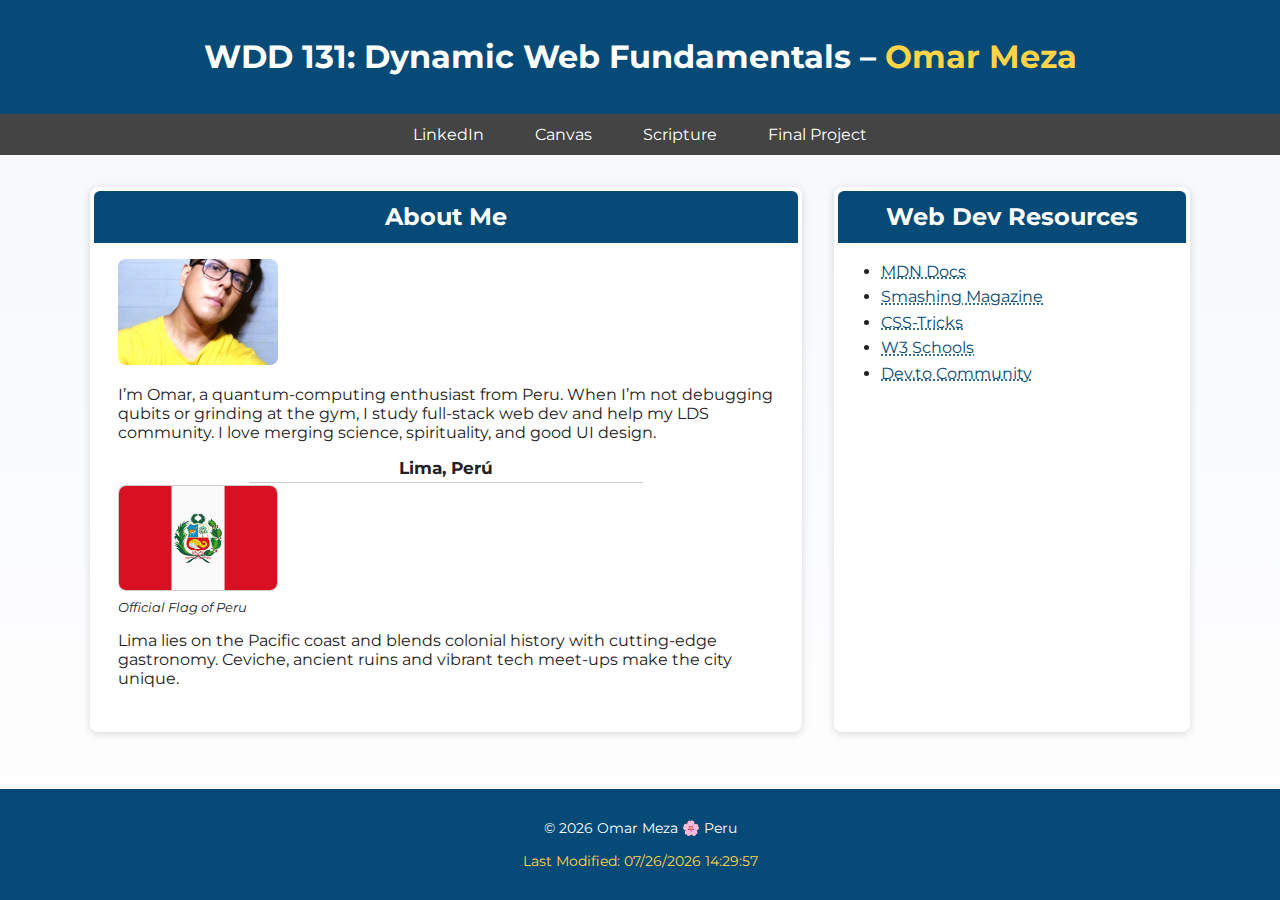
<file: index.html>
<!doctype html>
<html lang="en">
<head>
  <meta charset="utf-8">
  <meta name="viewport" content="width=device-width, initial-scale=1">
  <title>WDD 131 – Dynamic Web Fundamentals – Omar Meza</title>

  <meta name="description" content="WDD 131 – Dynamic Web Fundamentals | Home page of Omar Meza – web development, BYU‑Pathway Worldwide assignments, portfolio">
  <meta name="author" content="Omar Meza">

  <!-- Google Font -->
  <link href="https://fonts.googleapis.com/css2?family=Montserrat:wght@400;700&display=swap" rel="stylesheet">

  <link rel="stylesheet" href="styles/base.css">
  <script src="scripts/getdates.js" defer></script>
</head>
<body>
  <!-- Azul oscuro -->
  <header>
    <h1>WDD 131: Dynamic Web Fundamentals – <span class="highlight">Omar Meza</span></h1>
  </header>

  <!-- Barra gris -->
  <nav class="topnav">
    <a href="https://www.linkedin.com/in/YOUR-LINKEDIN" target="_blank">LinkedIn</a>
    <a href="https://byupw.instructure.com/"            target="_blank">Canvas</a>
    <a href="https://www.churchofjesuschrist.org/study/scriptures/bofm/1-ne/3?lang=eng#p7" target="_blank">Scripture</a>
    <a href="final-project/" target="_blank">Final&nbsp;Project</a>
  </nav>

  <main>
    <!-- Izquierda (70 %) -->
    <section class="card about">
      <h2>About&nbsp;Me</h2>

       <img src="images/profile.webp" alt="Portrait of Omar Meza" loading="lazy" decoding="async">

      <p>
        I’m Omar, a quantum‑computing enthusiast from Peru. When I’m not debugging
        qubits or grinding at the gym, I study full‑stack web dev and help my LDS
        community. I love merging science, spirituality, and good UI design.
      </p>

      <h3 class="subhead">Lima, Perú</h3>

      <figure class="flag">
        <img src="images/flag.webp" alt="Official flag of Peru" loading="lazy" decoding="async">
        <figcaption>Official Flag of Peru</figcaption>
      </figure>

      <p>
        Lima lies on the Pacific coast and blends colonial history with
        cutting‑edge gastronomy. Ceviche, ancient ruins and vibrant tech meet‑ups
        make the city unique.
      </p>
    </section>

    <!-- Derecha (30 %) -->
    <aside class="resources card">
      <h2>Web Dev Resources</h2>
      <ul>
        <li><a href="https://developer.mozilla.org">MDN Docs</a></li>
        <li><a href="https://smashingmagazine.com">Smashing Magazine</a></li>
        <li><a href="https://css-tricks.com">CSS‑Tricks</a></li>
        <li><a href="https://w3schools.com">W3 Schools</a></li>
        <li><a href="https://dev.to">Dev.to Community</a></li>
      </ul>
    </aside>
  </main>

  <footer>
    <p>&copy; <span id="currentyear"></span> Omar Meza 🌸 Peru</p>
    <p id="lastModified" class="mod-date"></p>
  </footer>
</body>
</html>
</file>
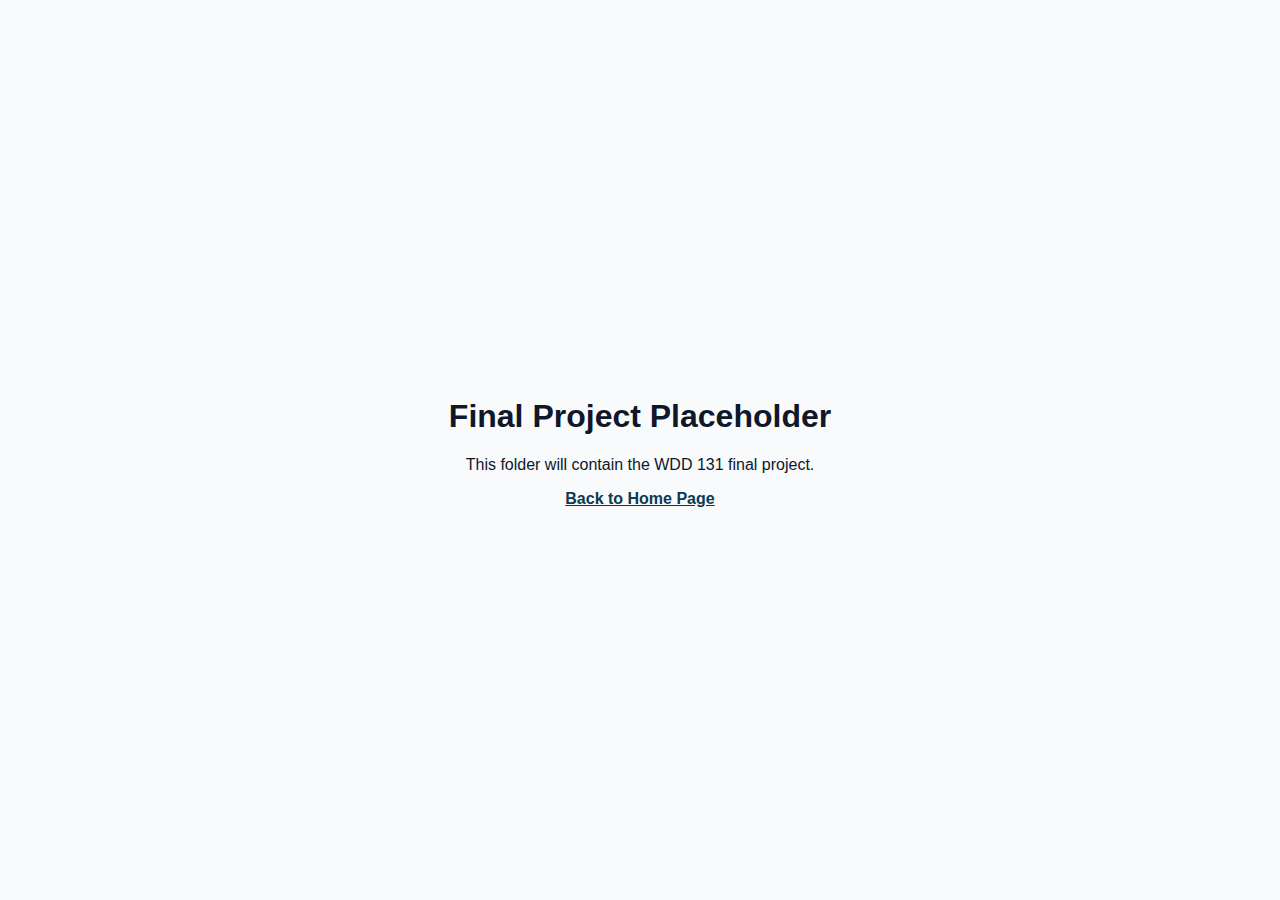
<file: final-project/index.html>
<!doctype html>
<html lang="en-US">
<head>
  <meta charset="utf-8">
  <meta name="viewport" content="width=device-width, initial-scale=1">
  <title>Final Project Placeholder</title>
  <meta name="description" content="Placeholder page for the WDD 131 final project folder.">
  <meta name="author" content="Omar Lizandro">
  <style>
    body {
      margin: 0;
      min-height: 100vh;
      display: grid;
      place-items: center;
      font-family: Arial, sans-serif;
      background: #f8fafc;
      color: #0f172a;
    }

    main {
      text-align: center;
      padding: 2rem;
    }

    a {
      color: #0b3a53;
      font-weight: 700;
    }
  </style>
</head>
<body>
  <main>
    <h1>Final Project Placeholder</h1>
    <p>This folder will contain the WDD 131 final project.</p>
    <p><a href="../">Back to Home Page</a></p>
  </main>
</body>
</html>
</file>
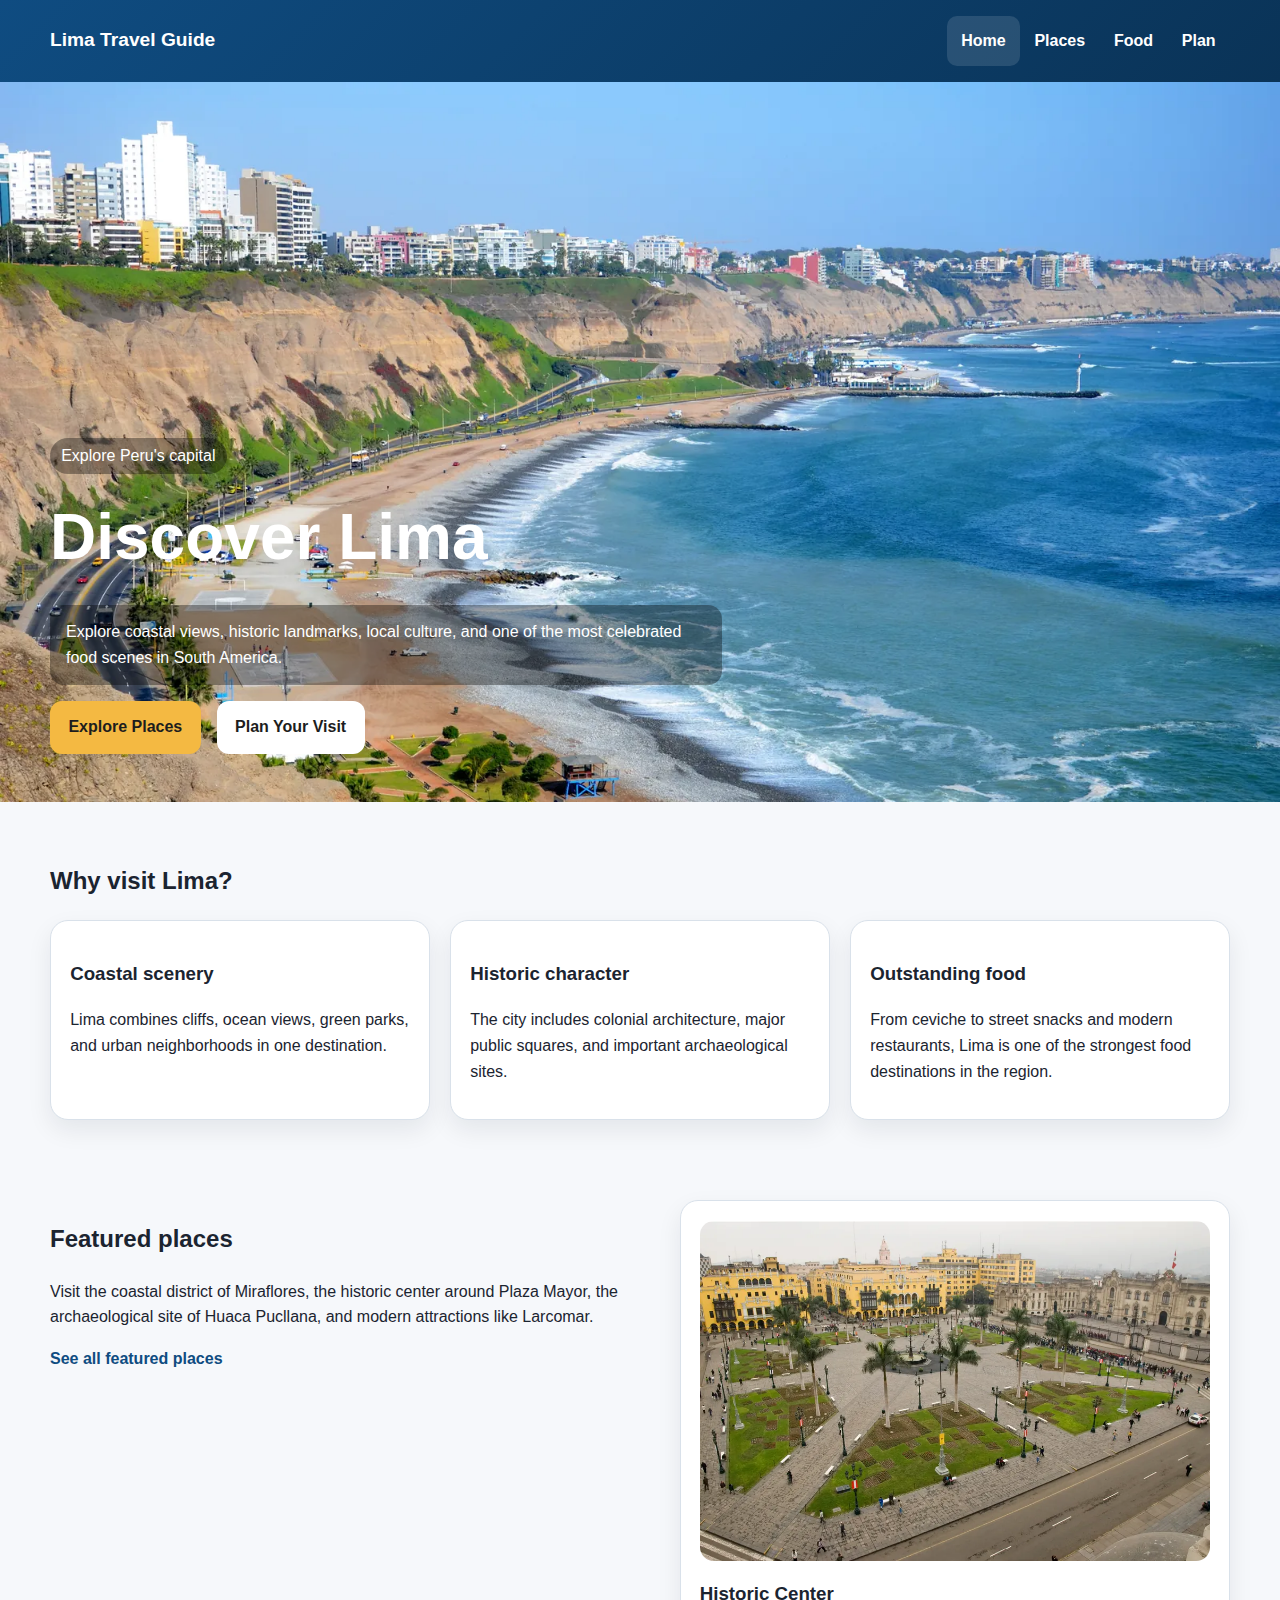
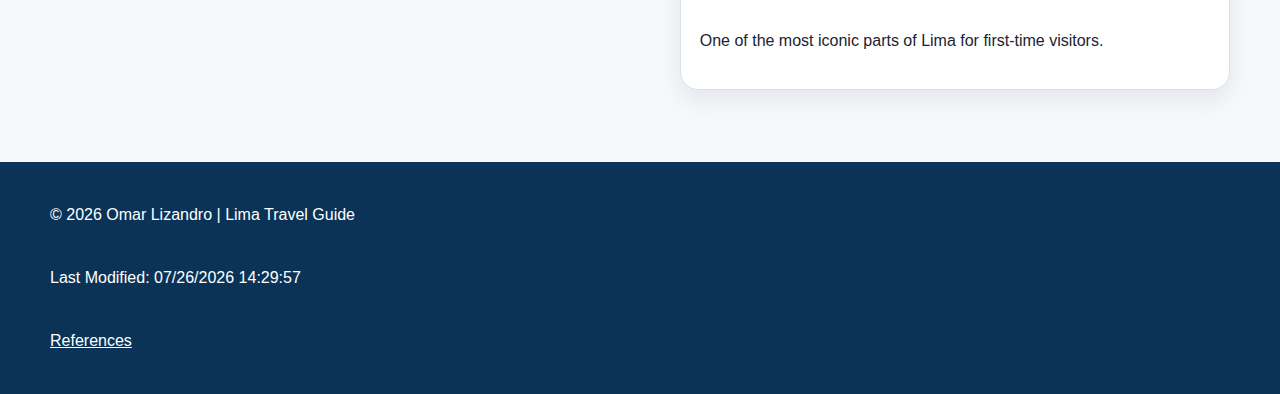
<file: project/index.html>
<!doctype html>
<html lang="en-US">
<head>
  <meta charset="utf-8">
  <meta name="viewport" content="width=device-width, initial-scale=1">
  <title>Lima Travel Guide | Home</title>
  <meta name="description" content="Lima Travel Guide helps visitors explore places, food, and trip planning tips in Lima, Peru.">
  <meta name="author" content="Omar Lizandro">
  <link rel="stylesheet" href="styles/site.css">
  <script src="scripts/main.js" defer></script>
</head>
<body>
  <header class="site-header">
    <div class="container nav-wrap">
      <a class="brand" href="index.html">Lima Travel Guide</a>

      <button
        id="menuButton"
        class="menu-button"
        type="button"
        aria-label="Open navigation menu"
        aria-expanded="false"
        aria-controls="primaryNav"
      >
        ☰
      </button>

      <nav id="primaryNav" class="navigation">
        <a href="index.html" aria-current="page">Home</a>
        <a href="places.html">Places</a>
        <a href="food.html">Food</a>
        <a href="plan.html">Plan</a>
      </nav>
    </div>
  </header>

  <main>
    <section class="hero">
      <picture>
        <source srcset="images/hero-costa-verde-1600.webp" media="(min-width: 1000px)">
        <source srcset="images/hero-costa-verde-960.webp" media="(min-width: 640px)">
        <img
          src="images/hero-costa-verde-640.webp"
          alt="View of Costa Verde and the coastline in Lima, Peru"
          width="1600"
          height="900"
        >
      </picture>

      <div class="hero-content container">
        <p class="eyebrow">Explore Peru's capital</p>
        <h1>Discover Lima</h1>
        <p class="hero-text">
          Explore coastal views, historic landmarks, local culture, and one of the most
          celebrated food scenes in South America.
        </p>
        <div class="hero-actions">
          <a class="button" href="places.html">Explore Places</a>
          <a class="button button-secondary" href="plan.html">Plan Your Visit</a>
        </div>
      </div>
    </section>

    <section class="container section">
      <h2>Why visit Lima?</h2>
      <div class="feature-grid">
        <article class="feature-card">
          <h3>Coastal scenery</h3>
          <p>Lima combines cliffs, ocean views, green parks, and urban neighborhoods in one destination.</p>
        </article>
        <article class="feature-card">
          <h3>Historic character</h3>
          <p>The city includes colonial architecture, major public squares, and important archaeological sites.</p>
        </article>
        <article class="feature-card">
          <h3>Outstanding food</h3>
          <p>From ceviche to street snacks and modern restaurants, Lima is one of the strongest food destinations in the region.</p>
        </article>
      </div>
    </section>

    <section class="container section two-column">
      <div>
        <h2>Featured places</h2>
        <p>
          Visit the coastal district of Miraflores, the historic center around Plaza Mayor,
          the archaeological site of Huaca Pucllana, and modern attractions like Larcomar.
        </p>
        <a class="text-link" href="places.html">See all featured places</a>
      </div>

      <div class="highlight-card">
        <img
          src="images/plaza-mayor-lima.webp"
          alt="Plaza Mayor in Lima"
          width="960"
          height="640"
          loading="lazy"
        >
        <div class="highlight-card-body">
          <h3>Historic Center</h3>
          <p>One of the most iconic parts of Lima for first-time visitors.</p>
        </div>
      </div>
    </section>
  </main>

  <footer class="site-footer">
    <div class="container footer-grid">
      <p>&copy; <span id="currentyear"></span> Omar Lizandro | Lima Travel Guide</p>
      <p id="lastModified"></p>
      <p><a href="references.html">References</a></p>
    </div>
  </footer>
</body>
</html>
</file>
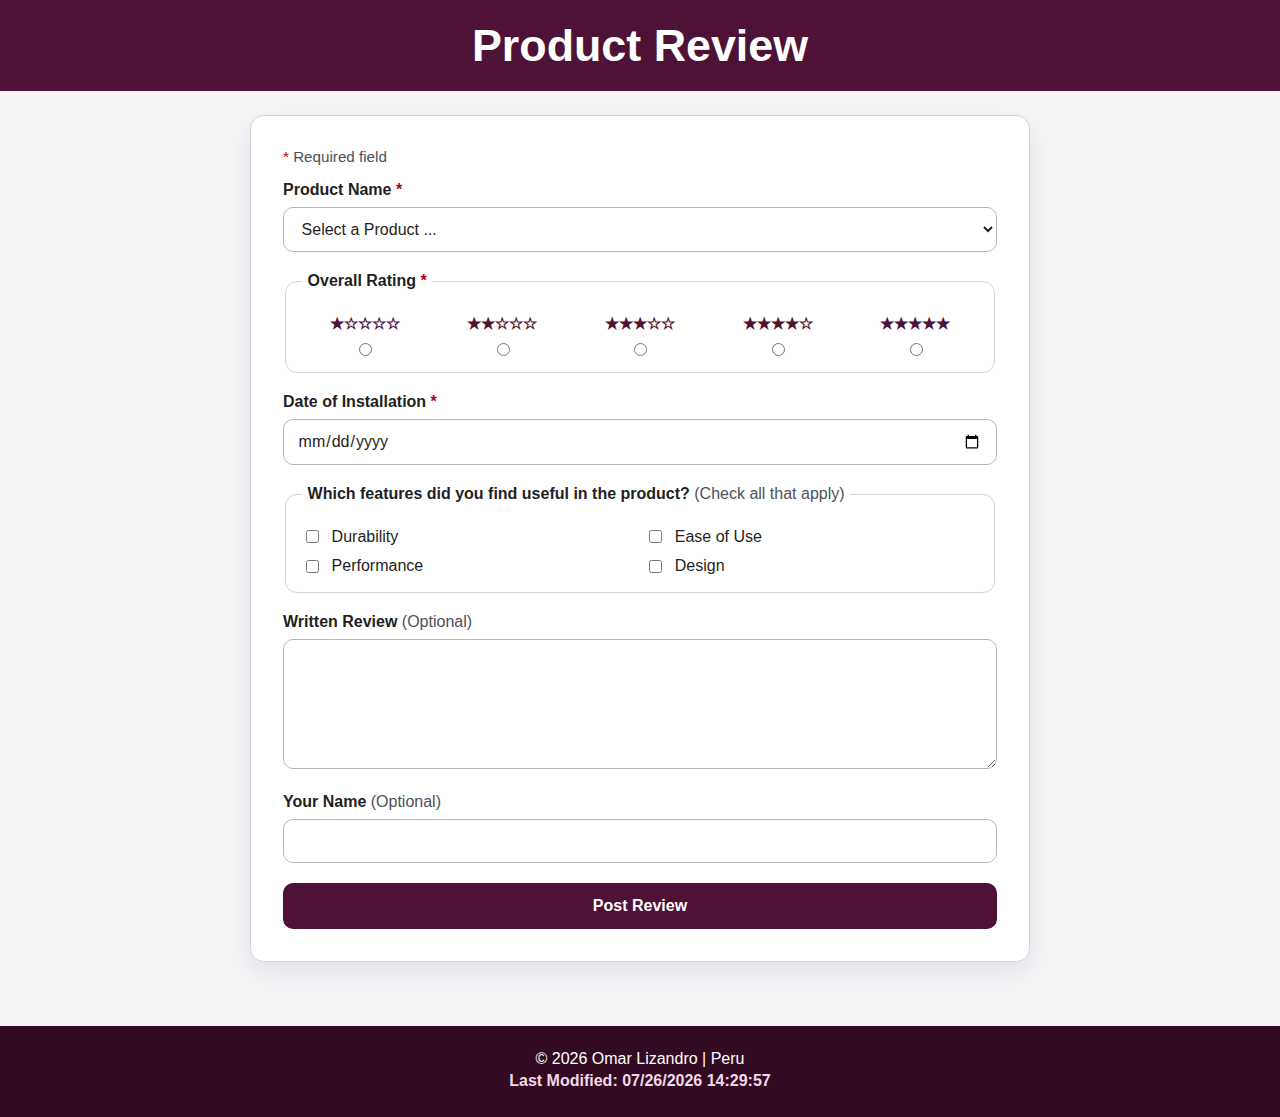
<file: form.html>
<!doctype html>
<html lang="en-US">
<head>
  <meta charset="utf-8">
  <meta name="viewport" content="width=device-width, initial-scale=1">
  <title>WDD 131 - Product Review Form - Omar Lizandro</title>
  <meta
    name="description"
    content="Product review form for WDD 131 with dynamic product options and review confirmation."
  >
  <meta name="author" content="Omar Lizandro">
  <link rel="stylesheet" href="styles/form.css">
  <script src="scripts/form.js" defer></script>
</head>
<body>
  <header class="site-header">
    <h1>Product Review</h1>
  </header>

  <main class="page">
    <form class="review-form" method="get" action="review.html">
      <p class="required-note"><span class="required">*</span> Required field</p>

      <div class="form-group">
        <label for="productName">Product Name <span class="required">*</span></label>
        <select id="productName" name="productName" required>
          <option value="" disabled selected>Select a Product ...</option>
        </select>
      </div>

      <fieldset class="form-group">
        <legend>Overall Rating <span class="required">*</span></legend>

        <div class="rating-group">
          <div class="rating-option">
            <label for="rating1">★☆☆☆☆</label>
            <input type="radio" id="rating1" name="overallRating" value="1" required>
          </div>

          <div class="rating-option">
            <label for="rating2">★★☆☆☆</label>
            <input type="radio" id="rating2" name="overallRating" value="2" required>
          </div>

          <div class="rating-option">
            <label for="rating3">★★★☆☆</label>
            <input type="radio" id="rating3" name="overallRating" value="3" required>
          </div>

          <div class="rating-option">
            <label for="rating4">★★★★☆</label>
            <input type="radio" id="rating4" name="overallRating" value="4" required>
          </div>

          <div class="rating-option">
            <label for="rating5">★★★★★</label>
            <input type="radio" id="rating5" name="overallRating" value="5" required>
          </div>
        </div>
      </fieldset>

      <div class="form-group">
        <label for="installDate">Date of Installation <span class="required">*</span></label>
        <input type="date" id="installDate" name="installDate" required>
      </div>

      <fieldset class="form-group">
        <legend>Which features did you find useful in the product? <span class="optional">(Check all that apply)</span></legend>

        <div class="checkbox-group">
          <label><input type="checkbox" id="durability" name="features" value="Durability"> Durability</label>
          <label><input type="checkbox" id="easeOfUse" name="features" value="Ease of Use"> Ease of Use</label>
          <label><input type="checkbox" id="performance" name="features" value="Performance"> Performance</label>
          <label><input type="checkbox" id="design" name="features" value="Design"> Design</label>
        </div>
      </fieldset>

      <div class="form-group">
        <label for="writtenReview">Written Review <span class="optional">(Optional)</span></label>
        <textarea id="writtenReview" name="writtenReview" rows="5"></textarea>
      </div>

      <div class="form-group">
        <label for="userName">Your Name <span class="optional">(Optional)</span></label>
        <input type="text" id="userName" name="userName">
      </div>

      <input class="submit-button" type="submit" value="Post Review">
    </form>
  </main>

  <footer class="site-footer">
    <p>&copy; <span id="currentyear"></span> Omar Lizandro | Peru</p>
    <p id="lastModified"></p>
  </footer>
</body>
</html>
</file>
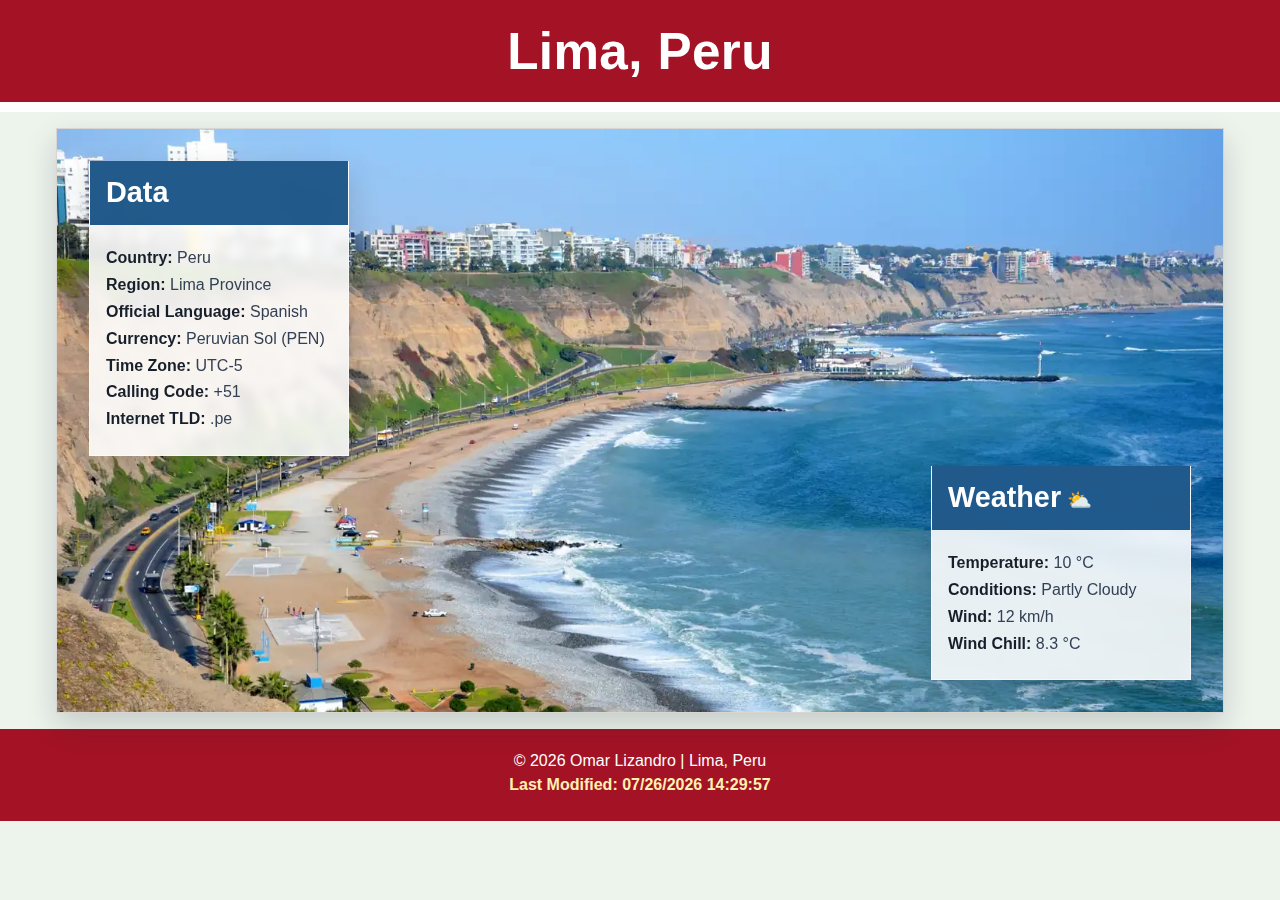
<file: place.html>
<!doctype html>
<html lang="en-US">
<head>
  <meta charset="utf-8">
  <meta name="viewport" content="width=device-width, initial-scale=1">
  <title>WDD 131 - Country Page - Lima, Peru - Omar Lizandro</title>
  <meta
    name="description"
    content="Responsive country page about Lima, Peru featuring responsive hero images, weather details, and wind chill calculation."
  >
  <meta name="author" content="Omar Lizandro">
  <link rel="stylesheet" href="styles/place.css">
  <script src="scripts/place.js" defer></script>
</head>
<body>
  <header class="site-header">
    <h1>Lima, Peru</h1>
  </header>

  <main class="page">
    <div class="hero-wrapper">
      <picture class="hero">
        <source srcset="images/hero-large.webp" media="(min-width: 1000px)">
        <source srcset="images/hero-medium.webp" media="(min-width: 500px)">
        <img
          src="images/hero-small.webp"
          alt="Aerial view of the Costa Verde cliffs and Pacific coastline in Lima, Peru"
          width="1500"
          height="750"
        >
      </picture>

      <section class="panel data-card" aria-labelledby="data-title">
        <h2 id="data-title">Data</h2>
        <div class="panel-body">
          <p><span class="label">Country:</span> Peru</p>
          <p><span class="label">Region:</span> Lima Province</p>
          <p><span class="label">Official Language:</span> Spanish</p>
          <p><span class="label">Currency:</span> Peruvian Sol (PEN)</p>
          <p><span class="label">Time Zone:</span> UTC-5</p>
          <p><span class="label">Calling Code:</span> +51</p>
          <p><span class="label">Internet TLD:</span> .pe</p>
        </div>
      </section>

      <section class="panel weather-card" aria-labelledby="weather-title">
        <h2 id="weather-title">Weather</h2>

        <img
          class="weather-icon-mobile"
          src="images/weather.svg"
          alt="Partly cloudy weather icon"
          width="72"
          height="72"
        >

        <div class="panel-body weather-details">
          <p><span class="label">Temperature:</span> <span id="temperature">10 °C</span></p>
          <p><span class="label">Conditions:</span> Partly Cloudy</p>
          <p><span class="label">Wind:</span> <span id="windSpeed">12 km/h</span></p>
          <p><span class="label">Wind Chill:</span> <span id="windchill">Loading...</span></p>
        </div>
      </section>
    </div>
  </main>

  <footer class="site-footer">
    <p>&copy; <span id="currentyear"></span> Omar Lizandro | Lima, Peru</p>
    <p id="lastModified"></p>
  </footer>
</body>
</html>
</file>
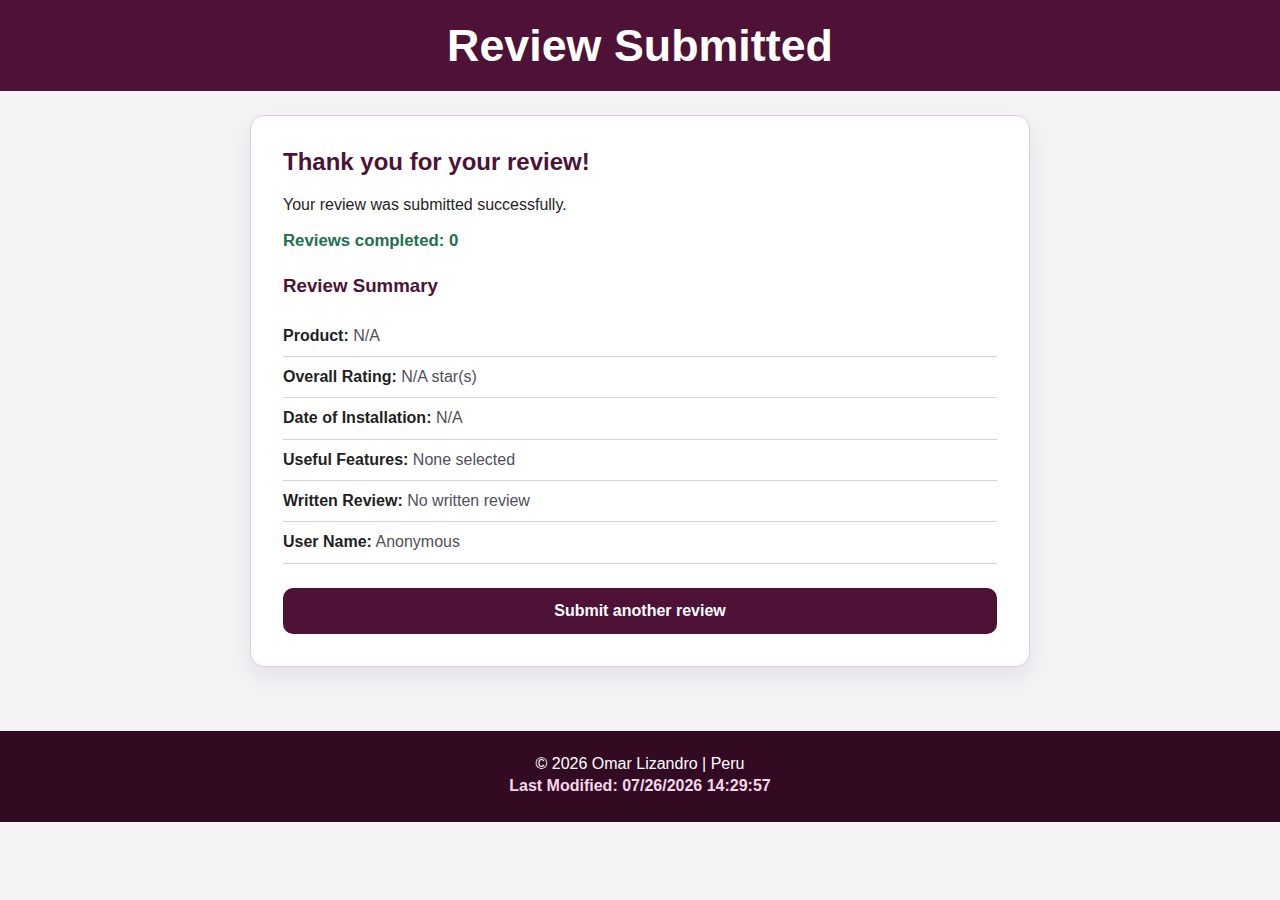
<file: review.html>
<!doctype html>
<html lang="en-US">
<head>
  <meta charset="utf-8">
  <meta name="viewport" content="width=device-width, initial-scale=1">
  <title>WDD 131 - Review Confirmation - Omar Lizandro</title>
  <meta
    name="description"
    content="Product review confirmation page for WDD 131."
  >
  <meta name="author" content="Omar Lizandro">
  <link rel="stylesheet" href="styles/form.css">
  <script src="scripts/review.js" defer></script>
</head>
<body>
  <header class="site-header">
    <h1>Review Submitted</h1>
  </header>

  <main class="page">
    <section class="review-card">
      <h2>Thank you for your review!</h2>
      <p>Your review was submitted successfully.</p>

      <p class="review-counter">
        Reviews completed: <span id="reviewCount">0</span>
      </p>

      <section class="summary-section" aria-labelledby="summaryTitle">
        <h3 id="summaryTitle">Review Summary</h3>
        <ul id="reviewSummary" class="summary-list"></ul>
      </section>

      <a class="back-link" href="form.html">Submit another review</a>
    </section>
  </main>

  <footer class="site-footer">
    <p>&copy; <span id="currentyear"></span> Omar Lizandro | Peru</p>
    <p id="lastModified"></p>
  </footer>
</body>
</html>
</file>
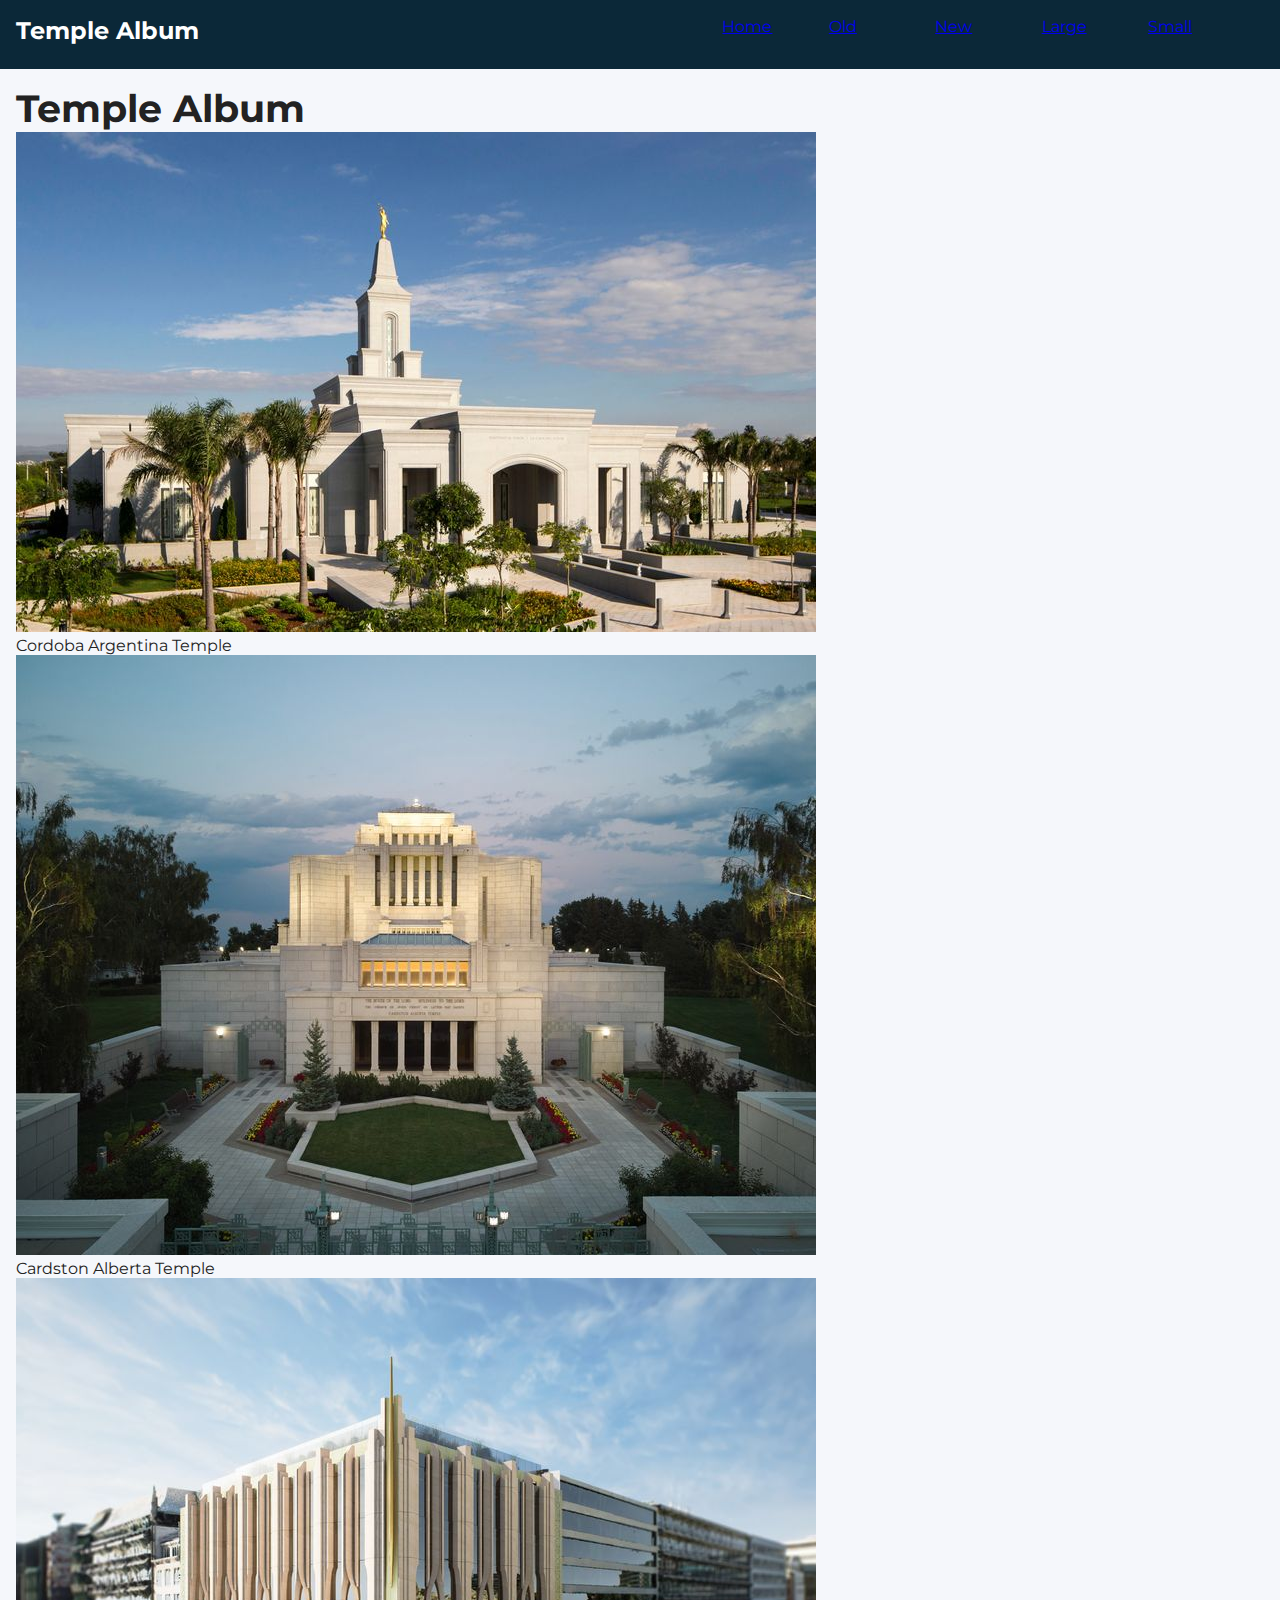
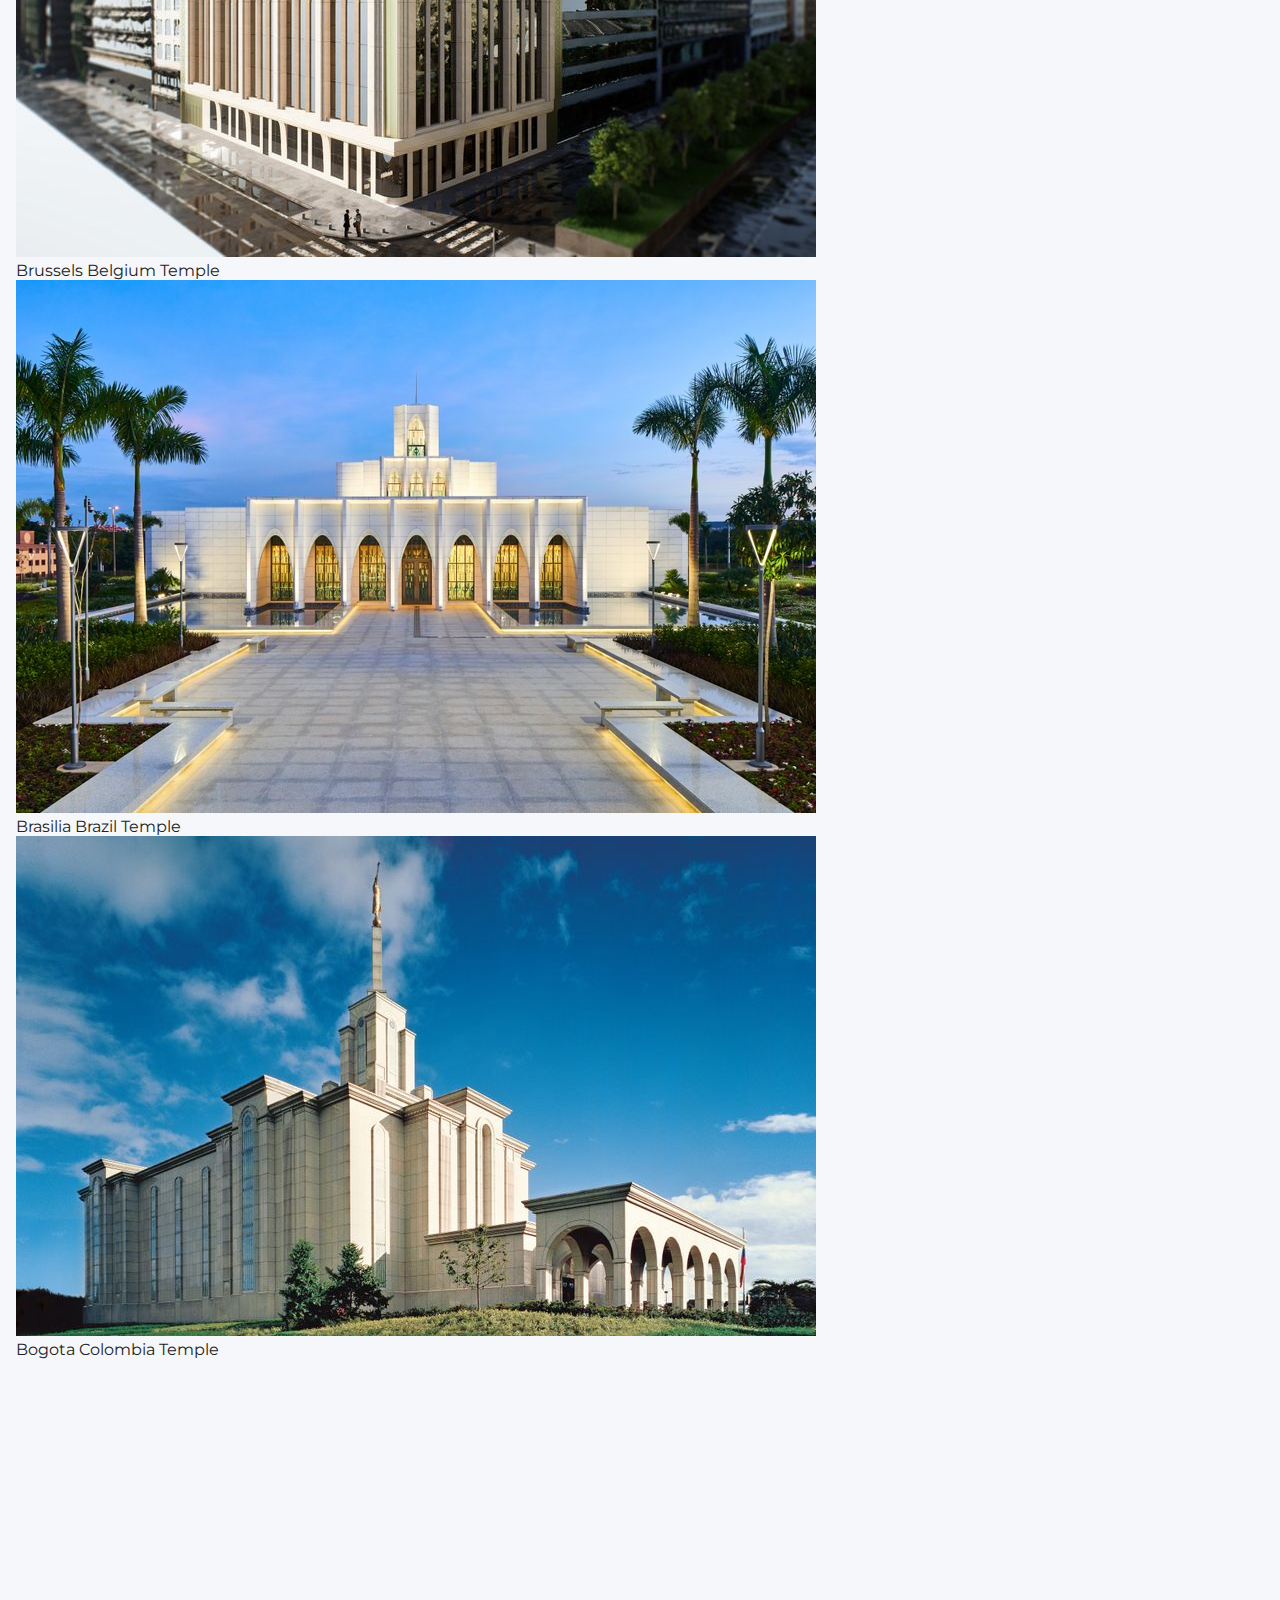
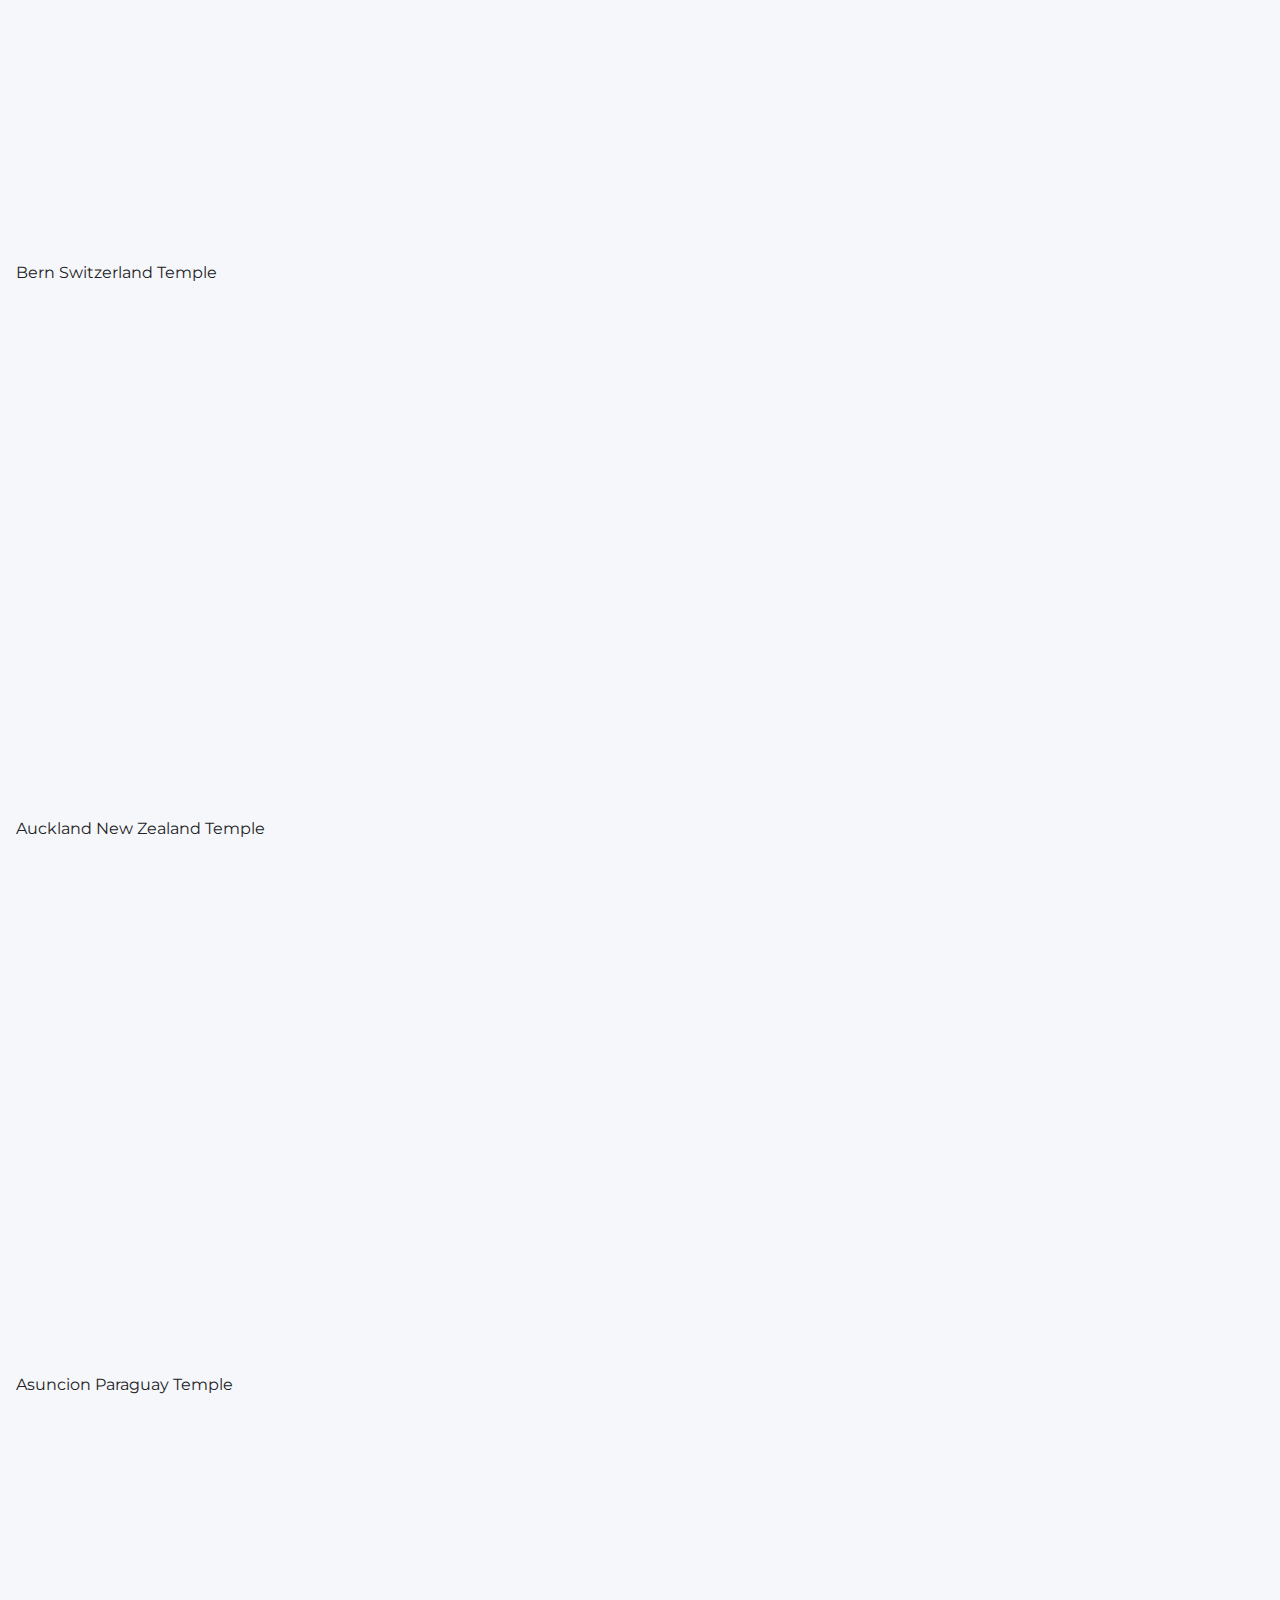
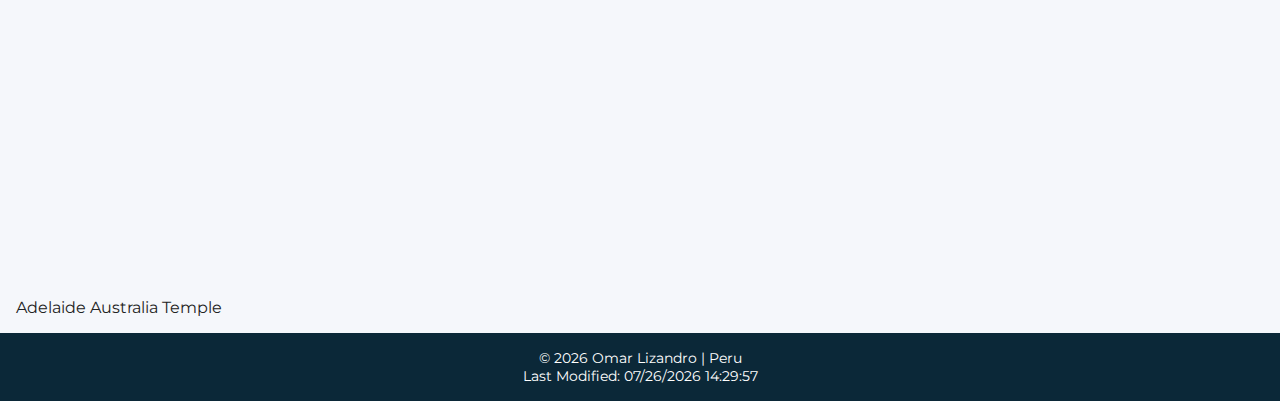
<file: temples.html>
<!doctype html>
<html lang="en-US">
<head>
  <meta charset="utf-8">
  <meta name="viewport" content="width=device-width, initial-scale=1">
  <title>WDD 131 - Temple Album - Omar Lizandro</title>
  <meta
    name="description"
    content="Responsive temple album page for WDD 131 with a mobile hamburger menu and nine temple figures."
  >
  <meta name="author" content="Omar Lizandro">

  <link rel="preconnect" href="https://fonts.googleapis.com">
  <link rel="preconnect" href="https://fonts.gstatic.com" crossorigin>
  <link
    href="https://fonts.googleapis.com/css2?family=Montserrat:wght@400;600;700&family=Playfair+Display:wght@700&display=swap"
    rel="stylesheet"
  >

  <link rel="stylesheet" href="styles/temples.css">
  <link rel="stylesheet" href="styles/temples-large.css">
  <script src="scripts/temples.js" defer></script>
</head>
<body>
  <header class="site-header">
    <div class="header-bar">
      <span class="site-title">Temple Album</span>

      <button
        id="menuButton"
        class="menu-button"
        type="button"
        aria-label="Open navigation menu"
        aria-controls="primaryNav"
        aria-expanded="false"
      >
        ☰
      </button>
    </div>

    <nav id="primaryNav" class="navigation" aria-label="Primary navigation">
      <a href="#">Home</a>
      <a href="#">Old</a>
      <a href="#">New</a>
      <a href="#">Large</a>
      <a href="#">Small</a>
    </nav>
  </header>

  <main>
    <h1>Temple Album</h1>

    <div class="album-grid">
      <figure>
        <img
          src="images/cordoba_argentina_temple_1.jpeg"
          alt="Cordoba Argentina Temple"
          width="800"
          height="500"
          loading="lazy"
          decoding="async"
        >
        <figcaption>Cordoba Argentina Temple</figcaption>
      </figure>

      <figure>
        <img
          src="images/cardston_alberta_temple_2.jpeg"
          alt="Cardston Alberta Temple"
          width="800"
          height="600"
          loading="lazy"
          decoding="async"
        >
        <figcaption>Cardston Alberta Temple</figcaption>
      </figure>

      <figure>
        <img
          src="images/brussels_belgium_temple_3.jpeg"
          alt="Brussels Belgium Temple"
          width="800"
          height="579"
          loading="lazy"
          decoding="async"
        >
        <figcaption>Brussels Belgium Temple</figcaption>
      </figure>

      <figure>
        <img
          src="images/brasilia_brazil_temple_4.jpeg"
          alt="Brasilia Brazil Temple"
          width="800"
          height="533"
          loading="lazy"
          decoding="async"
        >
        <figcaption>Brasilia Brazil Temple</figcaption>
      </figure>

      <figure>
        <img
          src="images/bogota_colombia_temple_5.jpeg"
          alt="Bogota Colombia Temple"
          width="800"
          height="500"
          loading="lazy"
          decoding="async"
        >
        <figcaption>Bogota Colombia Temple</figcaption>
      </figure>

      <figure>
        <img
          src="images/bern_switzerland_temple_6.jpeg"
          alt="Bern Switzerland Temple"
          width="800"
          height="500"
          loading="lazy"
          decoding="async"
        >
        <figcaption>Bern Switzerland Temple</figcaption>
      </figure>

      <figure>
        <img
          src="images/auckland_new_zealand_temple_7.jpeg"
          alt="Auckland New Zealand Temple"
          width="800"
          height="533"
          loading="lazy"
          decoding="async"
        >
        <figcaption>Auckland New Zealand Temple</figcaption>
      </figure>

      <figure>
        <img
          src="images/asuncion_paraguay_temple_8.jpg"
          alt="Asuncion Paraguay Temple"
          width="800"
          height="533"
          loading="lazy"
          decoding="async"
        >
        <figcaption>Asuncion Paraguay Temple</figcaption>
      </figure>

      <figure>
        <img
          src="images/adelaide_australia_temple_9.jpeg"
          alt="Adelaide Australia Temple"
          width="800"
          height="500"
          loading="lazy"
          decoding="async"
        >
        <figcaption>Adelaide Australia Temple</figcaption>
      </figure>
    </div>
  </main>

  <footer class="site-footer">
    <p>&copy; <span id="currentyear"></span> Omar Lizandro | Peru</p>
    <p id="lastModified"></p>
  </footer>
</body>
</html>
</file>
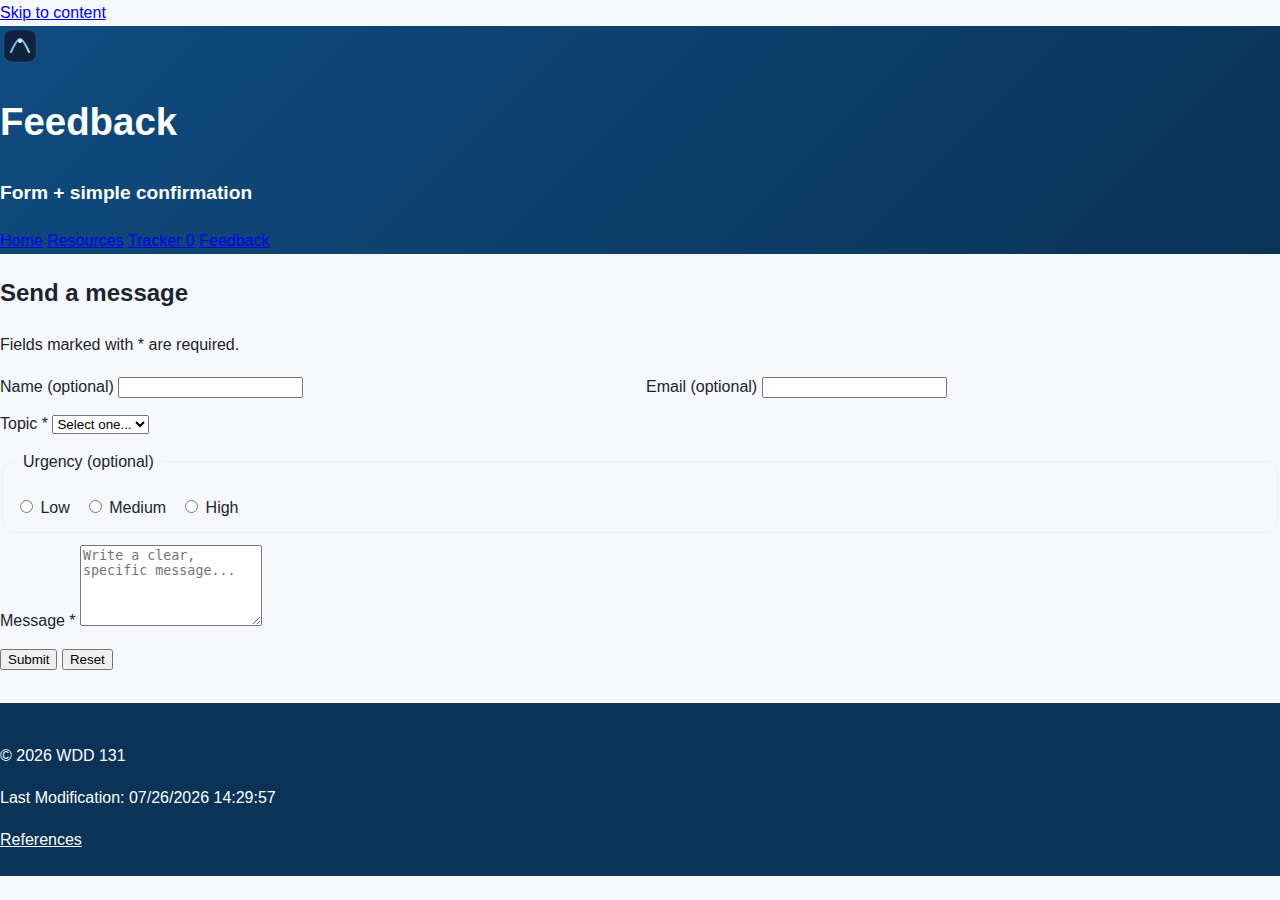
<file: project/feedback.html>
<!doctype html>
<html lang="en">
<head>
  <meta charset="utf-8" >
  <meta name="viewport" content="width=device-width, initial-scale=1" >
  <title>WDD131 Practical Guide | Feedback</title>
  <meta name="description" content="Send feedback and suggestions for improving the WDD131 guide." >
  <link rel="stylesheet" href="styles/site.css" >
  <script src="scripts/site.js" defer></script>
</head>
<body>
  <a class="skip-link" href="#main">Skip to content</a>

  <header class="site-header">
    <div class="wrapper header-inner">
      <div class="brand">
        <img src="images/hero.svg" alt="WDD131 Guide icon" width="40" height="40" loading="lazy" >
        <div>
          <h1>Feedback</h1>
          <p>Form + simple confirmation</p>
        </div>
      </div>

      <nav class="nav" aria-label="Primary navigation">
        <a href="index.html">Home</a>
        <a href="resources.html">Resources</a>
        <a href="tracker.html">Tracker <span class="badge" data-completed-badge>0</span></a>
        <a href="feedback.html">Feedback</a>
      </nav>
    </div>
  </header>

  <main id="main" class="wrapper">
    <section class="panel">
      <h2>Send a message</h2>
      <p class="muted">Fields marked with * are required.</p>

      <form method="get" action="thanks.html" class="card" style="margin-top:12px;">
        <div style="display:grid; grid-template-columns: 1fr 1fr; gap: 12px;">
          <div>
            <label for="name">Name (optional)</label>
            <input id="name" name="name" type="text" autocomplete="name" >
          </div>
          <div>
            <label for="email">Email (optional)</label>
            <input id="email" name="email" type="email" autocomplete="email" >
          </div>
        </div>

        <div style="margin-top:12px;">
          <label for="topic">Topic *</label>
          <select id="topic" name="topic" required>
            <option value="" selected disabled>Select one...</option>
            <option value="Content">Content</option>
            <option value="Design">Design</option>
            <option value="Bug">Bug</option>
            <option value="Suggestion">Suggestion</option>
          </select>
        </div>

        <fieldset style="margin-top:12px; border:1px solid rgba(185,198,234,.14); border-radius:12px; padding: 12px;">
          <legend style="padding:0 8px;">Urgency (optional)</legend>
          <div style="display:flex; gap: 14px; flex-wrap:wrap; margin-top:8px;">
            <label><input type="radio" name="urgency" value="Low" > Low</label>
            <label><input type="radio" name="urgency" value="Medium" > Medium</label>
            <label><input type="radio" name="urgency" value="High" > High</label>
          </div>
        </fieldset>

        <div style="margin-top:12px;">
          <label for="message">Message *</label>
          <textarea id="message" name="message" rows="5" required placeholder="Write a clear, specific message..."></textarea>
        </div>

        <div class="actions" style="margin-top:12px;">
          <button class="primary" type="submit">Submit</button>
          <button class="ghost" type="reset">Reset</button>
        </div>
      </form>
    </section>
  </main>

  <footer class="site-footer">
    <div class="footer-inner">
      <div>
        <p>&copy; <span id="currentyear"></span> WDD 131</p>
        <p>Last Modification: <span id="lastmodified"></span></p>
      </div>
      <div>
        <a href="references.html">References</a>
      </div>
    </div>
  </footer>
</body>
</html>
</file>
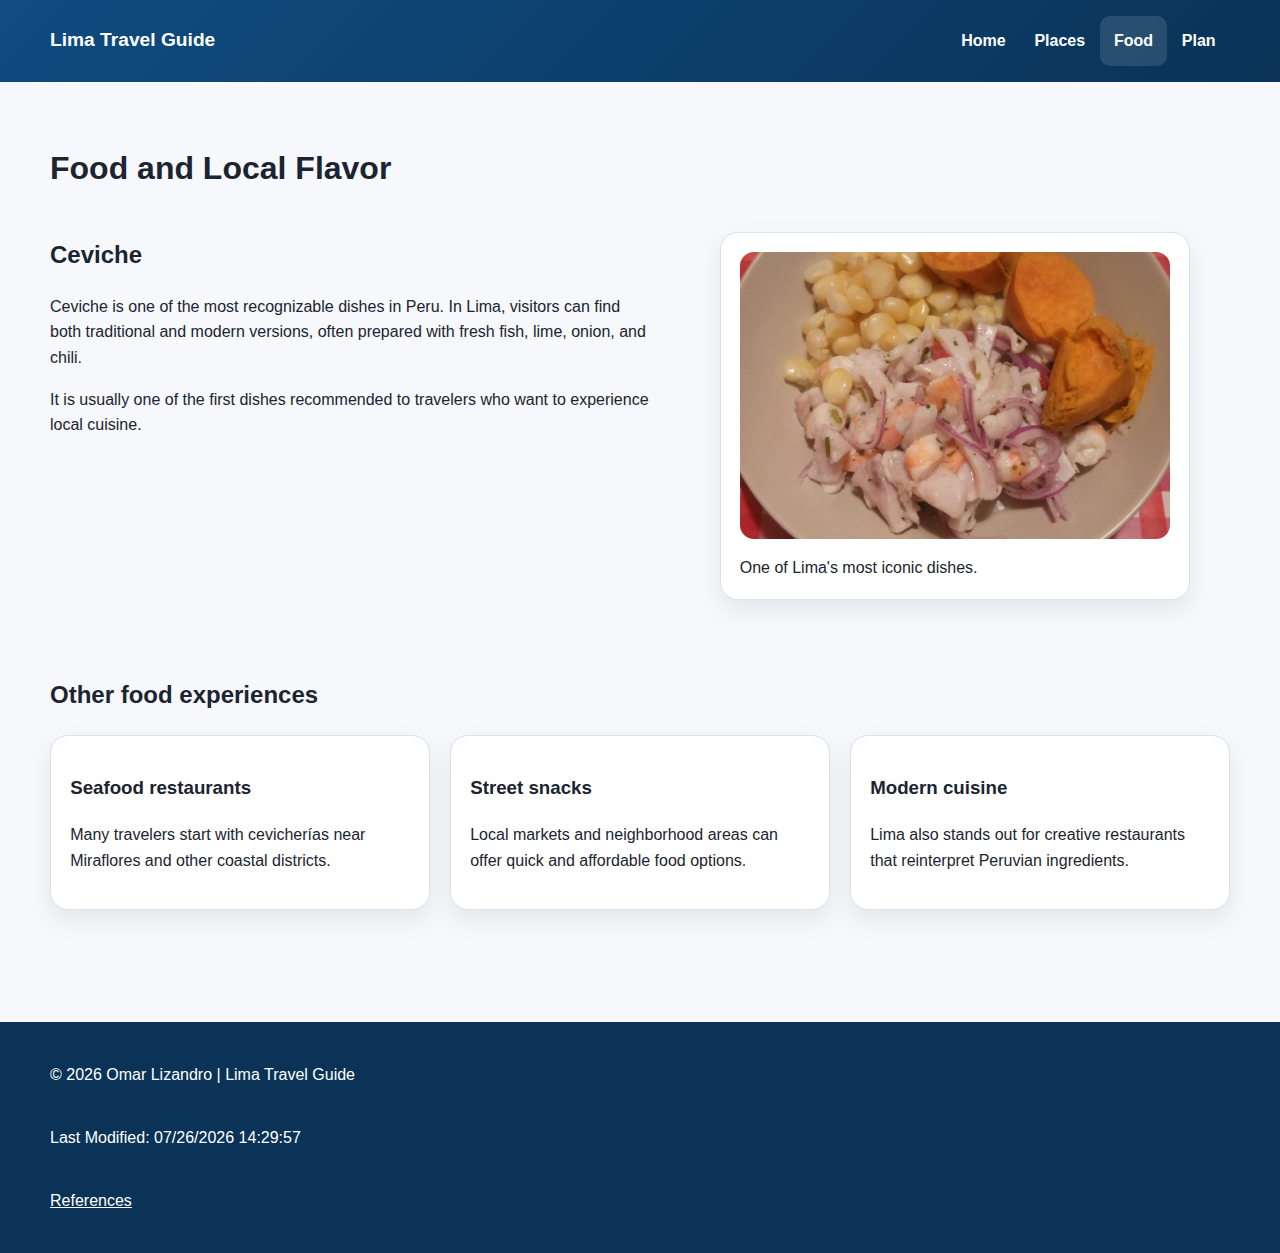
<file: project/food.html>
<!doctype html>
<html lang="en-US">
<head>
  <meta charset="utf-8">
  <meta name="viewport" content="width=device-width, initial-scale=1">
  <title>Lima Travel Guide | Food</title>
  <meta name="description" content="Learn about local food in Lima, Peru, including ceviche and other popular culinary experiences.">
  <meta name="author" content="Omar Lizandro">
  <link rel="stylesheet" href="styles/site.css">
  <script src="scripts/main.js" defer></script>
</head>
<body>
  <header class="site-header">
    <div class="container nav-wrap">
      <a class="brand" href="index.html">Lima Travel Guide</a>

      <button
        id="menuButton"
        class="menu-button"
        type="button"
        aria-label="Open navigation menu"
        aria-expanded="false"
        aria-controls="primaryNav"
      >
        ☰
      </button>

      <nav id="primaryNav" class="navigation">
        <a href="index.html">Home</a>
        <a href="places.html">Places</a>
        <a href="food.html" aria-current="page">Food</a>
        <a href="plan.html">Plan</a>
      </nav>
    </div>
  </header>

  <main class="container section">
    <h1>Food and Local Flavor</h1>

    <section class="two-column food-layout">
      <div>
        <h2>Ceviche</h2>
        <p>
          Ceviche is one of the most recognizable dishes in Peru. In Lima, visitors can
          find both traditional and modern versions, often prepared with fresh fish,
          lime, onion, and chili.
        </p>
        <p>
          It is usually one of the first dishes recommended to travelers who want to
          experience local cuisine.
        </p>
      </div>

      <figure class="photo-panel">
        <img
          src="images/ceviche.webp"
          alt="Peruvian ceviche"
          width="960"
          height="640"
          loading="lazy"
        >
        <figcaption>One of Lima's most iconic dishes.</figcaption>
      </figure>
    </section>

    <section class="section">
      <h2>Other food experiences</h2>
      <div class="feature-grid">
        <article class="feature-card">
          <h3>Seafood restaurants</h3>
          <p>Many travelers start with cevicherías near Miraflores and other coastal districts.</p>
        </article>
        <article class="feature-card">
          <h3>Street snacks</h3>
          <p>Local markets and neighborhood areas can offer quick and affordable food options.</p>
        </article>
        <article class="feature-card">
          <h3>Modern cuisine</h3>
          <p>Lima also stands out for creative restaurants that reinterpret Peruvian ingredients.</p>
        </article>
      </div>
    </section>
  </main>

  <footer class="site-footer">
    <div class="container footer-grid">
      <p>&copy; <span id="currentyear"></span> Omar Lizandro | Lima Travel Guide</p>
      <p id="lastModified"></p>
      <p><a href="references.html">References</a></p>
    </div>
  </footer>
</body>
</html>
</file>
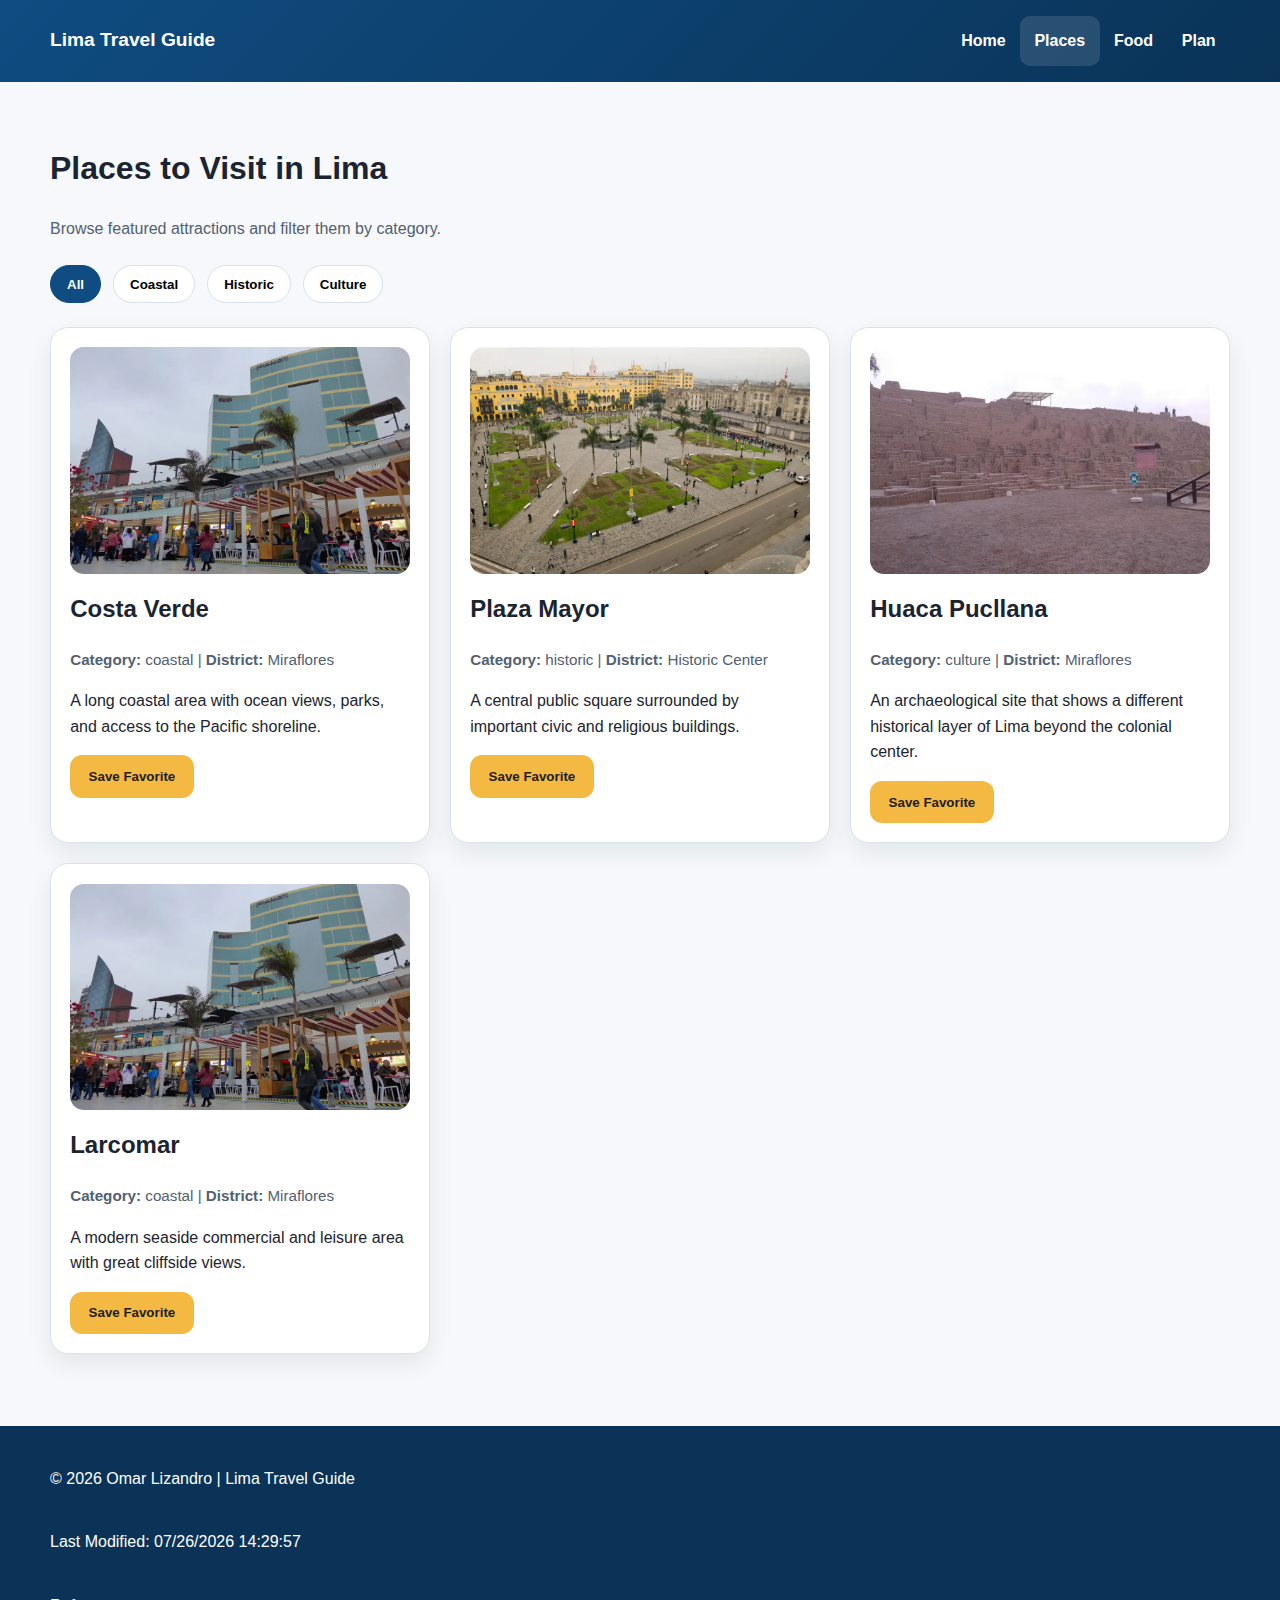
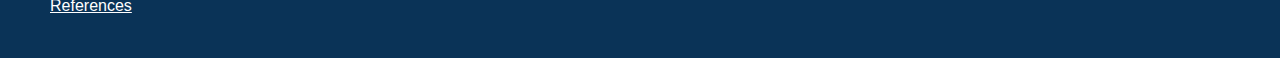
<file: project/places.html>
<!doctype html>
<html lang="en-US">
<head>
  <meta charset="utf-8">
  <meta name="viewport" content="width=device-width, initial-scale=1">
  <title>Lima Travel Guide | Places</title>
  <meta name="description" content="Explore featured places to visit in Lima, Peru, including coastal, historic, and cultural attractions.">
  <meta name="author" content="Omar Lizandro">
  <link rel="stylesheet" href="styles/site.css">
  <script src="scripts/main.js" defer></script>
</head>
<body>
  <header class="site-header">
    <div class="container nav-wrap">
      <a class="brand" href="index.html">Lima Travel Guide</a>

      <button
        id="menuButton"
        class="menu-button"
        type="button"
        aria-label="Open navigation menu"
        aria-expanded="false"
        aria-controls="primaryNav"
      >
        ☰
      </button>

      <nav id="primaryNav" class="navigation">
        <a href="index.html">Home</a>
        <a href="places.html" aria-current="page">Places</a>
        <a href="food.html">Food</a>
        <a href="plan.html">Plan</a>
      </nav>
    </div>
  </header>

  <main class="container section">
    <h1>Places to Visit in Lima</h1>
    <p class="page-intro">
      Browse featured attractions and filter them by category.
    </p>

    <div class="filter-bar">
      <button class="filter-button active" data-filter="all" type="button">All</button>
      <button class="filter-button" data-filter="coastal" type="button">Coastal</button>
      <button class="filter-button" data-filter="historic" type="button">Historic</button>
      <button class="filter-button" data-filter="culture" type="button">Culture</button>
    </div>

    <section id="placesGrid" class="card-grid" aria-label="Places to visit"></section>
  </main>

  <footer class="site-footer">
    <div class="container footer-grid">
      <p>&copy; <span id="currentyear"></span> Omar Lizandro | Lima Travel Guide</p>
      <p id="lastModified"></p>
      <p><a href="references.html">References</a></p>
    </div>
  </footer>
</body>
</html>
</file>
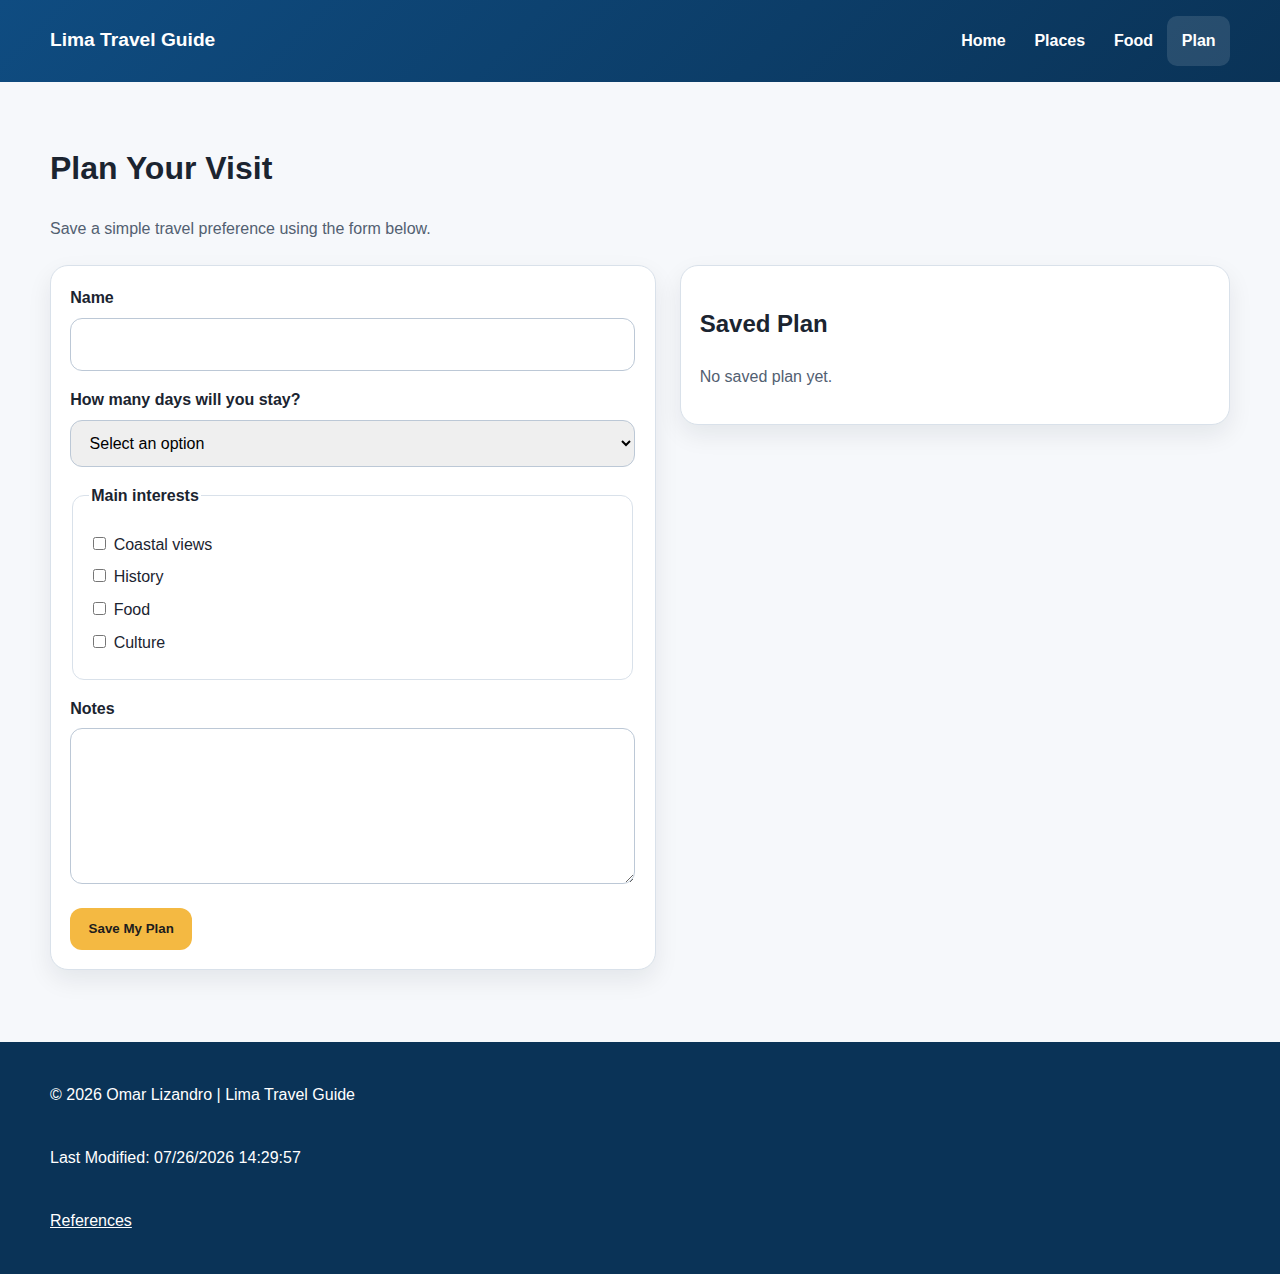
<file: project/plan.html>
<!doctype html>
<html lang="en-US">
<head>
  <meta charset="utf-8">
  <meta name="viewport" content="width=device-width, initial-scale=1">
  <title>Lima Travel Guide | Plan Your Visit</title>
  <meta name="description" content="Use this planning form to build a simple travel plan for Lima, Peru.">
  <meta name="author" content="Omar Lizandro">
  <link rel="stylesheet" href="styles/site.css">
  <script src="scripts/main.js" defer></script>
</head>
<body>
  <header class="site-header">
    <div class="container nav-wrap">
      <a class="brand" href="index.html">Lima Travel Guide</a>

      <button
        id="menuButton"
        class="menu-button"
        type="button"
        aria-label="Open navigation menu"
        aria-expanded="false"
        aria-controls="primaryNav"
      >
        ☰
      </button>

      <nav id="primaryNav" class="navigation">
        <a href="index.html">Home</a>
        <a href="places.html">Places</a>
        <a href="food.html">Food</a>
        <a href="plan.html" aria-current="page">Plan</a>
      </nav>
    </div>
  </header>

  <main class="container section">
    <h1>Plan Your Visit</h1>
    <p class="page-intro">Save a simple travel preference using the form below.</p>

    <div class="two-column">
      <form id="tripForm" class="trip-form">
        <div class="form-group">
          <label for="travelerName">Name</label>
          <input type="text" id="travelerName" name="travelerName" required>
        </div>

        <div class="form-group">
          <label for="days">How many days will you stay?</label>
          <select id="days" name="days" required>
            <option value="" disabled selected>Select an option</option>
            <option value="1-2">1 to 2 days</option>
            <option value="3-4">3 to 4 days</option>
            <option value="5+">5 or more days</option>
          </select>
        </div>

        <fieldset class="form-group">
          <legend>Main interests</legend>
          <label><input type="checkbox" name="interest" value="Coastal views"> Coastal views</label>
          <label><input type="checkbox" name="interest" value="History"> History</label>
          <label><input type="checkbox" name="interest" value="Food"> Food</label>
          <label><input type="checkbox" name="interest" value="Culture"> Culture</label>
        </fieldset>

        <div class="form-group">
          <label for="notes">Notes</label>
          <textarea id="notes" name="notes" rows="5"></textarea>
        </div>

        <button class="button" type="submit">Save My Plan</button>
      </form>

      <section class="saved-plan" aria-labelledby="savedPlanTitle">
        <h2 id="savedPlanTitle">Saved Plan</h2>
        <div id="planOutput">
          <p>No saved plan yet.</p>
        </div>
      </section>
    </div>
  </main>

  <footer class="site-footer">
    <div class="container footer-grid">
      <p>&copy; <span id="currentyear"></span> Omar Lizandro | Lima Travel Guide</p>
      <p id="lastModified"></p>
      <p><a href="references.html">References</a></p>
    </div>
  </footer>
</body>
</html>
</file>
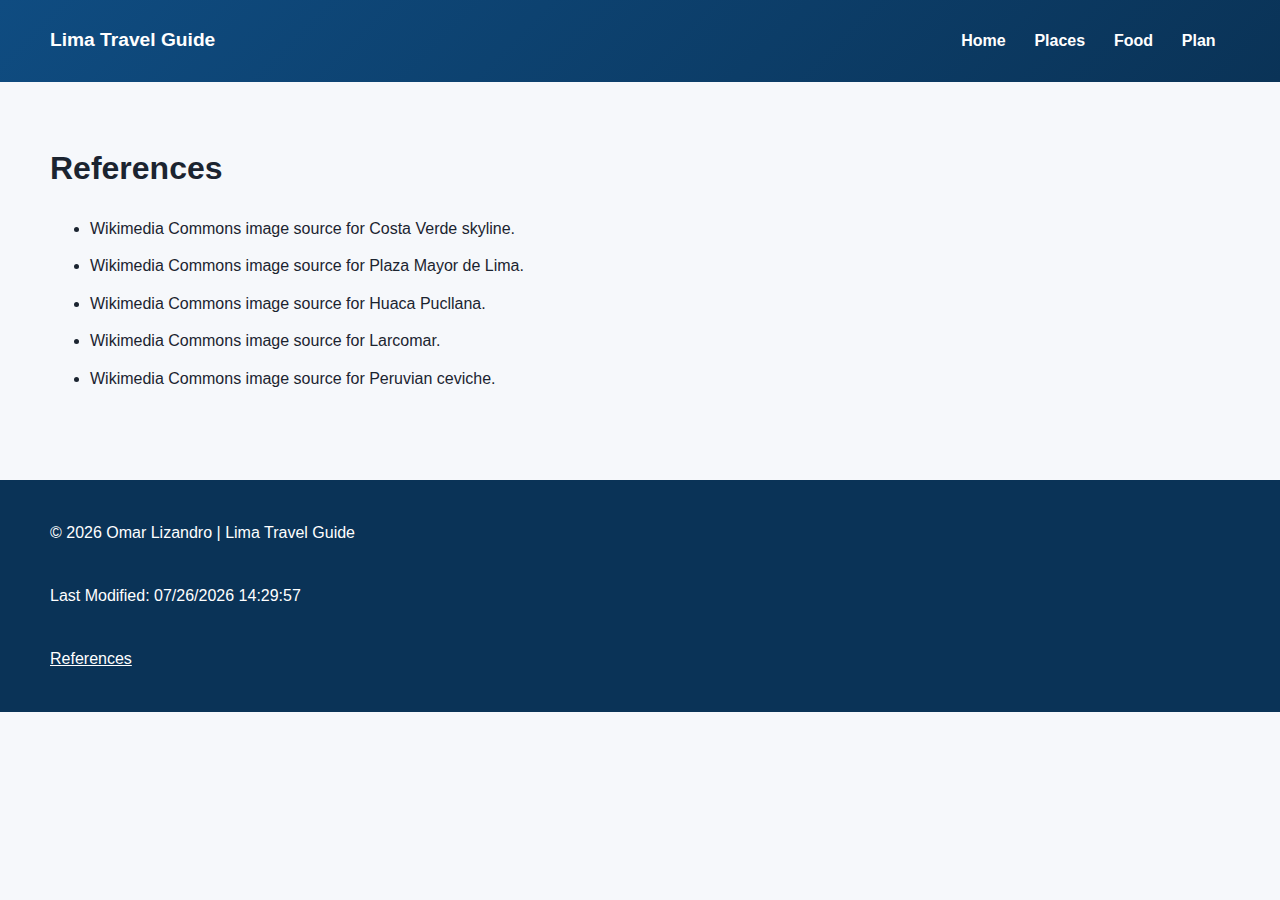
<file: project/references.html>
<!doctype html>
<html lang="en-US">
<head>
  <meta charset="utf-8">
  <meta name="viewport" content="width=device-width, initial-scale=1">
  <title>Lima Travel Guide | References</title>
  <meta name="description" content="References used for the Lima Travel Guide project.">
  <meta name="author" content="Omar Lizandro">
  <link rel="stylesheet" href="styles/site.css">
  <script src="scripts/main.js" defer></script>
</head>
<body>
  <header class="site-header">
    <div class="container nav-wrap">
      <a class="brand" href="index.html">Lima Travel Guide</a>

      <button
        id="menuButton"
        class="menu-button"
        type="button"
        aria-label="Open navigation menu"
        aria-expanded="false"
        aria-controls="primaryNav"
      >
        ☰
      </button>

      <nav id="primaryNav" class="navigation">
        <a href="index.html">Home</a>
        <a href="places.html">Places</a>
        <a href="food.html">Food</a>
        <a href="plan.html">Plan</a>
      </nav>
    </div>
  </header>

  <main class="container section">
    <h1>References</h1>
    <ul class="references-list">
      <li>Wikimedia Commons image source for Costa Verde skyline.</li>
      <li>Wikimedia Commons image source for Plaza Mayor de Lima.</li>
      <li>Wikimedia Commons image source for Huaca Pucllana.</li>
      <li>Wikimedia Commons image source for Larcomar.</li>
      <li>Wikimedia Commons image source for Peruvian ceviche.</li>
    </ul>
  </main>

  <footer class="site-footer">
    <div class="container footer-grid">
      <p>&copy; <span id="currentyear"></span> Omar Lizandro | Lima Travel Guide</p>
      <p id="lastModified"></p>
      <p><a href="references.html">References</a></p>
    </div>
  </footer>
</body>
</html>
</file>
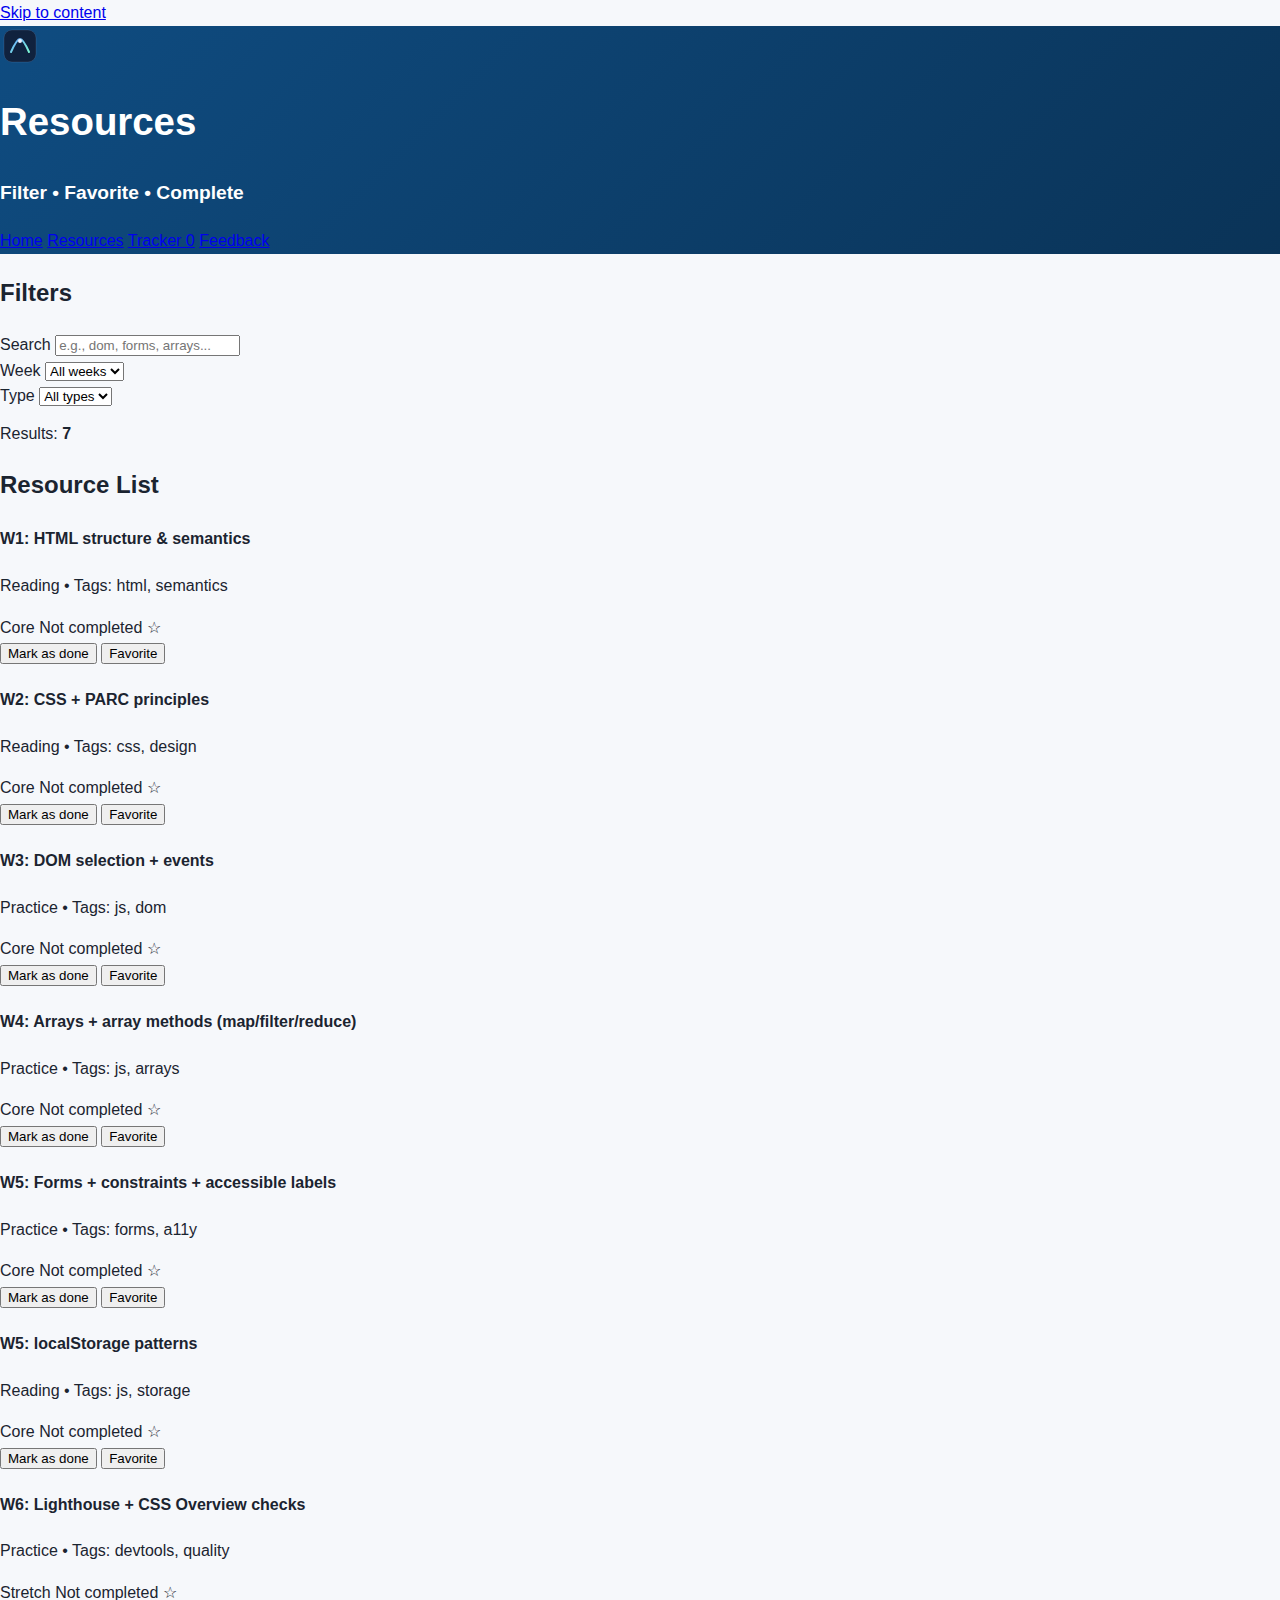
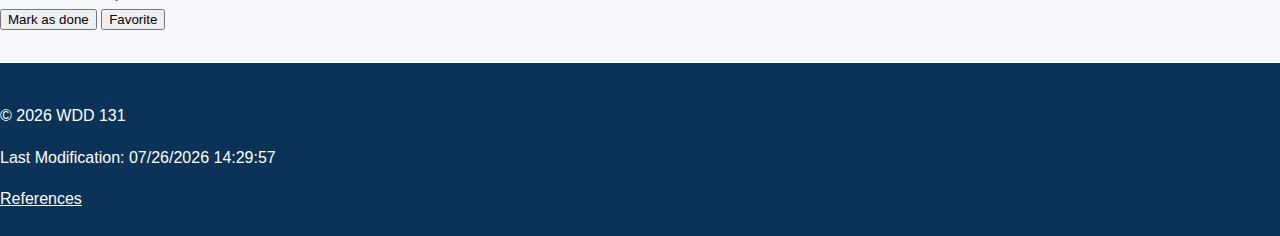
<file: project/resources.html>
<!doctype html>
<html lang="en">
<head>
  <meta charset="utf-8" >
  <meta name="viewport" content="width=device-width, initial-scale=1" >
  <title>WDD131 Practical Guide | Resources</title>
  <meta name="description" content="Filterable resource list for WDD131 with favorites and completion tracking." >
  <link rel="stylesheet" href="styles/site.css" >
  <script src="scripts/site.js" defer></script>
  <script src="scripts/data.js" defer></script>
  <script src="scripts/resources.js" defer></script>
</head>
<body>
  <a class="skip-link" href="#main">Skip to content</a>

  <header class="site-header">
    <div class="wrapper header-inner">
      <div class="brand">
        <img src="images/hero.svg" alt="WDD131 Guide icon" width="40" height="40" loading="lazy" >
        <div>
          <h1>Resources</h1>
          <p>Filter • Favorite • Complete</p>
        </div>
      </div>

      <nav class="nav" aria-label="Primary navigation">
        <a href="index.html">Home</a>
        <a href="resources.html">Resources</a>
        <a href="tracker.html">Tracker <span class="badge" data-completed-badge>0</span></a>
        <a href="feedback.html">Feedback</a>
      </nav>
    </div>
  </header>

  <main id="main" class="wrapper">
    <section class="panel">
      <h2>Filters</h2>

      <div class="controls" role="group" aria-label="Resource filters">
        <div>
          <label for="search">Search</label>
          <input id="search" name="search" type="search" placeholder="e.g., dom, forms, arrays..." >
        </div>

        <div>
          <label for="week">Week</label>
          <select id="week" name="week"></select>
        </div>

        <div>
          <label for="type">Type</label>
          <select id="type" name="type"></select>
        </div>
      </div>

      <p class="muted" style="margin-top:12px;">
        Results: <strong data-result-count>0</strong>
      </p>
    </section>

    <section class="panel" aria-label="Resource list">
      <h2>Resource List</h2>
      <div id="grid" class="grid"></div>
    </section>
  </main>

  <footer class="site-footer">
    <div class="footer-inner">
      <div>
        <p>&copy; <span id="currentyear"></span> WDD 131</p>
        <p>Last Modification: <span id="lastmodified"></span></p>
      </div>
      <div>
        <a href="references.html">References</a>
      </div>
    </div>
  </footer>
</body>
</html>
</file>
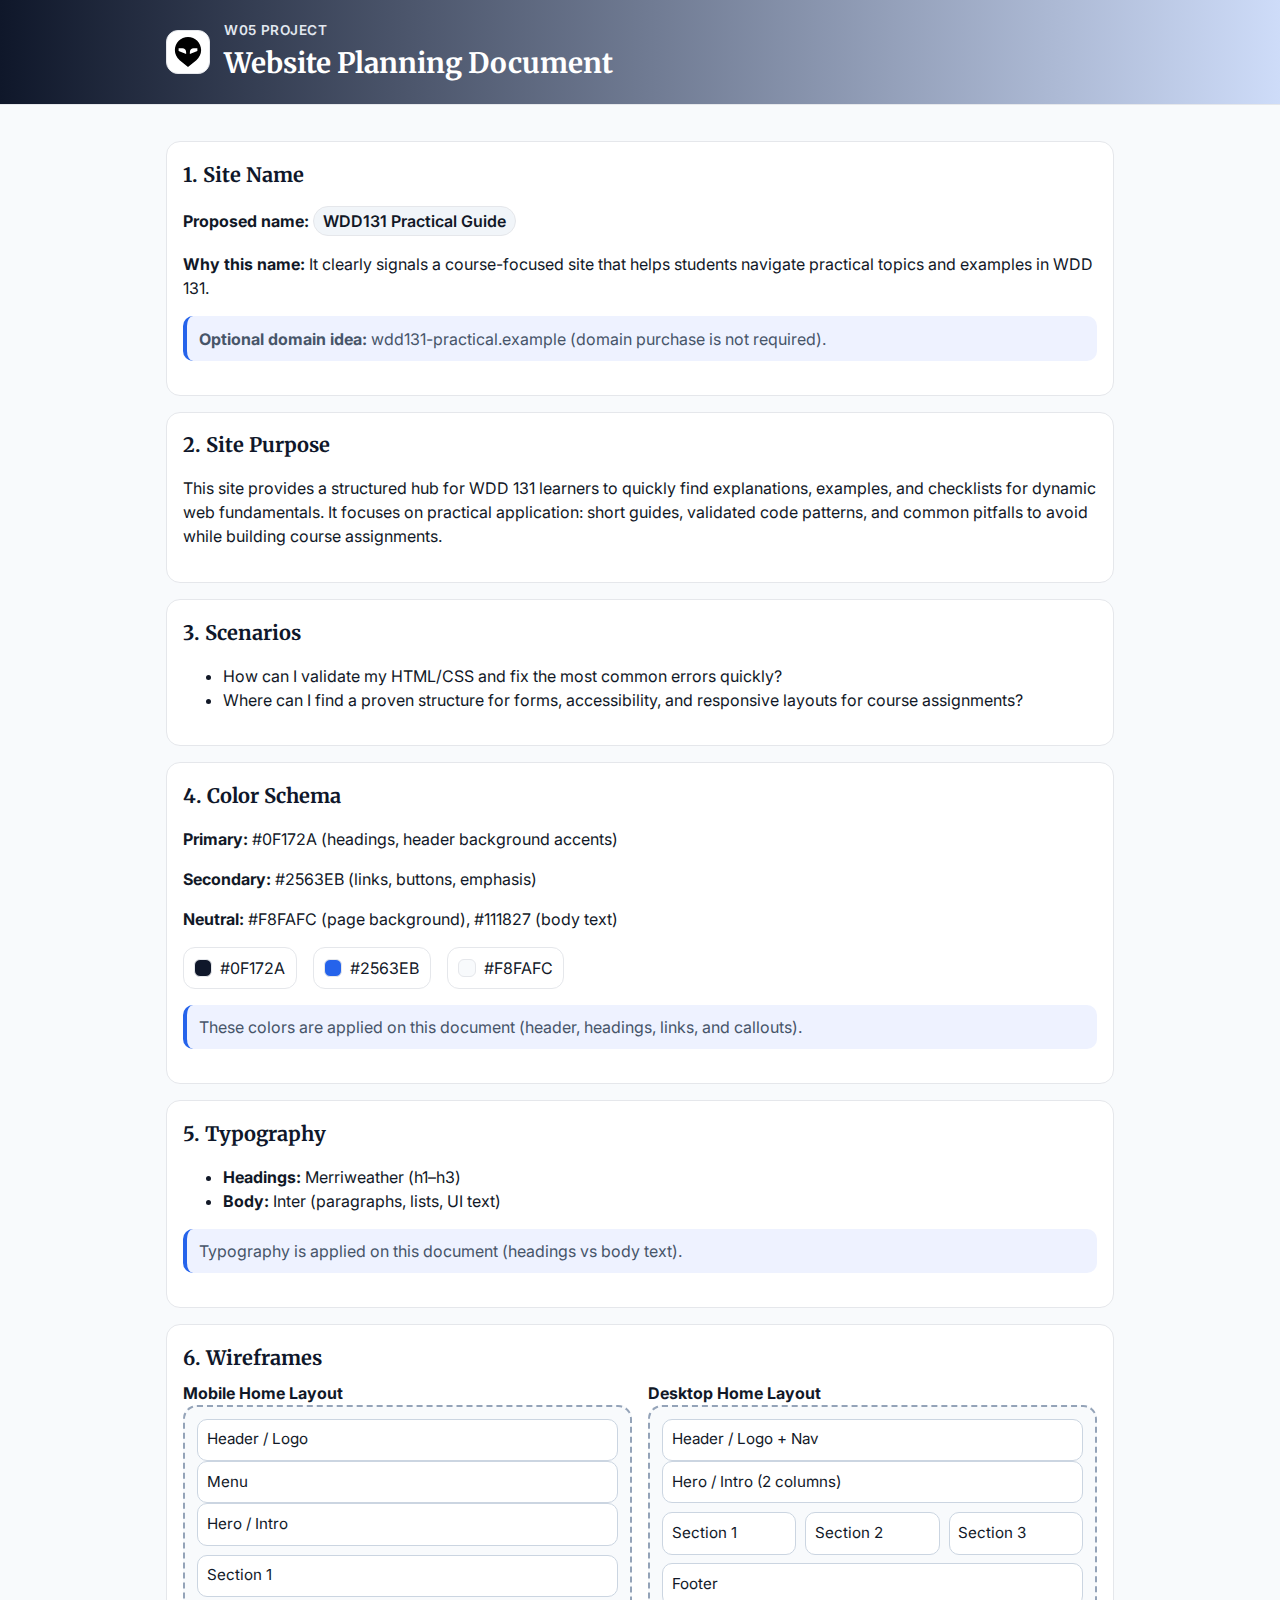
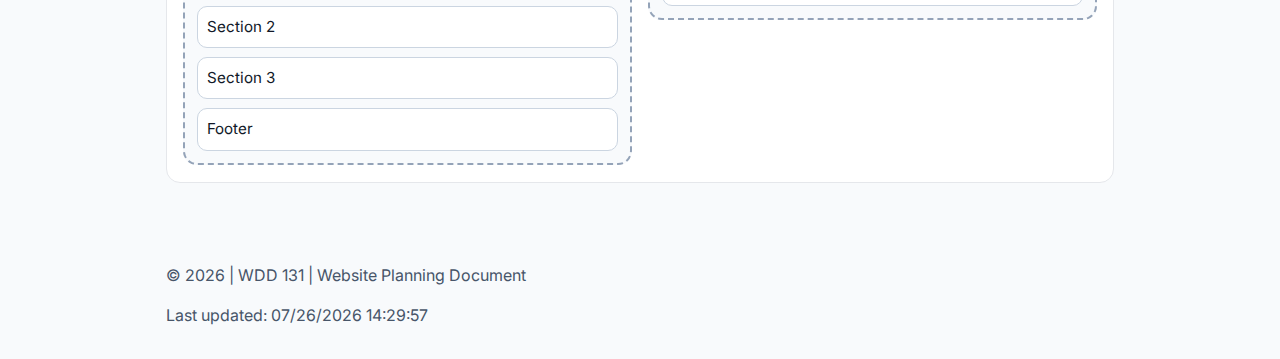
<file: project/siteplan.html>
<!doctype html>
<html lang="en">
<head>
  <meta charset="utf-8">
  <meta name="viewport" content="width=device-width, initial-scale=1">
  <title>Website Planning Document | WDD 131</title>
  <meta name="description" content="W05 Project: Website Planning Document (Site Plan) for WDD 131.">
  <meta name="author" content="Your Name">
  <link rel="preconnect" href="https://fonts.googleapis.com">
  <link rel="preconnect" href="https://fonts.gstatic.com" crossorigin>
  <link href="https://fonts.googleapis.com/css2?family=Inter:wght@400;600;700&family=Merriweather:wght@400;700&display=swap" rel="stylesheet">
  <link rel="stylesheet" href="styles/siteplan.css">
</head>

<body>
  <header class="site-header">
    <div class="brand">
      <img src="images/logo.svg" alt="Site logo" width="44" height="44">
      <div>
        <p class="kicker">W05 Project</p>
        <h1>Website Planning Document</h1>
      </div>
    </div>
  </header>

  <main class="container">
    <section aria-labelledby="site-name">
      <h2 id="site-name">1. Site Name</h2>
      <p><strong>Proposed name:</strong> <span class="pill">WDD131 Practical Guide</span></p>
      <p><strong>Why this name:</strong> It clearly signals a course-focused site that helps students navigate practical topics and examples in WDD 131.</p>
      <p class="note"><strong>Optional domain idea:</strong> wdd131-practical.example (domain purchase is not required).</p>
    </section>

    <section aria-labelledby="site-purpose">
      <h2 id="site-purpose">2. Site Purpose</h2>
      <p>
        This site provides a structured hub for WDD 131 learners to quickly find explanations,
        examples, and checklists for dynamic web fundamentals. It focuses on practical application:
        short guides, validated code patterns, and common pitfalls to avoid while building course assignments.
      </p>
    </section>

    <section aria-labelledby="scenarios">
      <h2 id="scenarios">3. Scenarios</h2>
      <ul>
        <li>How can I validate my HTML/CSS and fix the most common errors quickly?</li>
        <li>Where can I find a proven structure for forms, accessibility, and responsive layouts for course assignments?</li>
      </ul>
    </section>

    <section aria-labelledby="colors">
      <h2 id="colors">4. Color Schema</h2>
      <p><strong>Primary:</strong> #0F172A (headings, header background accents)</p>
      <p><strong>Secondary:</strong> #2563EB (links, buttons, emphasis)</p>
      <p><strong>Neutral:</strong> #F8FAFC (page background), #111827 (body text)</p>

      <div class="swatches" role="list" aria-label="Color swatches">
        <div class="swatch" role="listitem"><span class="chip c1"></span><span>#0F172A</span></div>
        <div class="swatch" role="listitem"><span class="chip c2"></span><span>#2563EB</span></div>
        <div class="swatch" role="listitem"><span class="chip c3"></span><span>#F8FAFC</span></div>
      </div>

      <p class="note">These colors are applied on this document (header, headings, links, and callouts).</p>
    </section>

    <section aria-labelledby="type">
      <h2 id="type">5. Typography</h2>
      <ul>
        <li><strong>Headings:</strong> Merriweather (h1–h3)</li>
        <li><strong>Body:</strong> Inter (paragraphs, lists, UI text)</li>
      </ul>
      <p class="note">Typography is applied on this document (headings vs body text).</p>
    </section>

    <section aria-labelledby="wireframes">
      <h2 id="wireframes">6. Wireframes</h2>

      <div class="wireframes">
        <figure class="wf">
          <figcaption><strong>Mobile Home Layout</strong></figcaption>
          <div class="wf-box">
            <div class="wf-header">Header / Logo</div>
            <div class="wf-nav">Menu</div>
            <div class="wf-hero">Hero / Intro</div>
            <div class="wf-grid">
              <div class="wf-card">Section 1</div>
              <div class="wf-card">Section 2</div>
              <div class="wf-card">Section 3</div>
            </div>
            <div class="wf-footer">Footer</div>
          </div>
        </figure>

        <figure class="wf">
          <figcaption><strong>Desktop Home Layout</strong></figcaption>
          <div class="wf-box">
            <div class="wf-header">Header / Logo + Nav</div>
            <div class="wf-hero">Hero / Intro (2 columns)</div>
            <div class="wf-grid wf-grid-3">
              <div class="wf-card">Section 1</div>
              <div class="wf-card">Section 2</div>
              <div class="wf-card">Section 3</div>
            </div>
            <div class="wf-footer">Footer</div>
          </div>
        </figure>
      </div>
    </section>
  </main>

  <footer class="site-footer">
    <p>© <span id="year"></span> | WDD 131 | Website Planning Document</p>
    <p class="muted">Last updated: <span id="last-modified"></span></p>
  </footer>

  <script src="scripts/siteplan.js" defer></script>
</body>
</html>
</file>
<file: styles/base.css>
/* ─── VARIABLES ─────────────────────────────── */
:root{
  --dark:#064A78;
  --nav:#444;
  --accent:#ffd447;
  --card-bg:#fff;
  --body-bg:#f5f7fb;
  --text:#222;
  --shadow:0 2px 8px rgba(0,0,0,.15);
  --radius:.5rem;
}

/* ─── BASE RESET ────────────────────────────── */
*,*::before,*::after{box-sizing:border-box}
body{
  margin:0;
  font-family:"Montserrat",sans-serif;
  color:var(--text);
  background:linear-gradient(180deg,var(--body-bg) 0%,#fff 100%);
  display:flex;flex-direction:column;min-height:100vh;
}

/* ─── HEADER ────────────────────────────────── */
header{
  background:var(--dark);
  color:#fff;
  text-align:center;
  padding:1rem .5rem;
}
.highlight{color:var(--accent)}

/* ─── TOP NAV BAR ───────────────────────────── */
.topnav{
  background:var(--nav);
  display:flex;
  justify-content:center;
  gap:2rem;
  padding:.5rem 0;
}
.topnav a{
  color:#fff;text-decoration:none;
  padding:.2rem .6rem;border-radius:.4rem;
  transition:background .2s,transform .2s;
}
.topnav a:hover{background:var(--accent);color:#000;transform:translateY(-2px)}
.topnav a:focus-visible{outline:3px solid var(--accent);outline-offset:2px}

/* ─── MAIN GRID ─────────────────────────────── */
main{
  max-width:1100px;margin:2rem auto;
  display:grid;gap:2rem;
  grid-template-columns:2fr 1fr;
}
@media(max-width:900px){main{grid-template-columns:1fr}}

/* ─── CARD BASE ─────────────────────────────── */
.card{
  background:var(--card-bg);
  border:4px solid #fff;border-radius:var(--radius);
  box-shadow:var(--shadow);
  padding:1.5rem;
}
/* títulos de tarjeta */
.card>h2{
  margin:-1.5rem -1.5rem 1rem;
  padding:.7rem 1rem;
  background:var(--dark);
  color:#fff;
  border-radius:calc(var(--radius) - 2px) calc(var(--radius) - 2px) 0 0;
  text-align:center;
}

/* ─── ABOUT CARD LAYOUT ─────────────────────── */
/* imagen a 160 px de ancho, alto auto */
.about img{
  width:160px;
  height:auto;
  border-radius:var(--radius);
  object-fit:cover;
  aspect-ratio:3/2;
}

/* en móviles se apila; se hereda el text-align:center ya existente */
@media(max-width:600px){
  .about{ grid-template-columns:1fr; }
}
/* subtítulo con línea */
.subhead{
  grid-column:1/-1;text-align:center;margin:1rem 0 .4rem;font-size:1.05rem;
  position:relative;font-weight:700;
}
.subhead::after{
  content:"";position:absolute;left:50%;bottom:-.3rem;
  width:60%;height:1px;background:#ccc;transform:translateX(-50%);
}

/* bandera + caption */
.flag{margin:0}
.flag img{width:160px;border:1px solid #ccc}
.flag figcaption{font-style:italic;font-size:.8rem;margin-top:.3rem}

/* ─── RESOURCES SIDEBAR ─────────────────────── */
.resources{grid-column:2/3}
.resources ul{list-style:disc;padding-left:1.2rem;line-height:1.6}
.resources a{text-decoration:underline dotted;color:var(--dark)}
.resources a:hover{color:var(--accent)}

/* ─── FOOTER ────────────────────────────────── */
footer{
  margin-top:auto;background:var(--dark);color:#fff;
  text-align:center;padding:1rem;font-size:.9rem;
}
.mod-date{color:var(--accent)}

/* ─── MOBILE NAV WRAP ───────────────────────── */
@media(max-width:600px){.topnav{flex-wrap:wrap;gap:1rem}}
</file>
<file: project/styles/site.css>
:root {
  --primary: #0f4c81;
  --primary-dark: #0a3357;
  --accent: #f4b942;
  --background: #f6f8fb;
  --surface: #ffffff;
  --text: #1b2430;
  --text-soft: #526071;
  --border: #d9e1ea;
  --shadow: 0 10px 24px rgba(15, 27, 42, 0.08);
  --max-width: 1180px;
  --radius: 18px;
}

*,
*::before,
*::after {
  box-sizing: border-box;
}

body {
  margin: 0;
  font-family: Arial, Helvetica, sans-serif;
  color: var(--text);
  background: var(--background);
  line-height: 1.6;
}

img {
  display: block;
  max-width: 100%;
  height: auto;
  border-radius: 14px;
}

.container {
  width: min(100% - 2rem, var(--max-width));
  margin-inline: auto;
}

.site-header {
  background: linear-gradient(135deg, var(--primary), var(--primary-dark));
  color: #fff;
  position: sticky;
  top: 0;
  z-index: 10;
}

.nav-wrap {
  display: flex;
  align-items: center;
  justify-content: space-between;
  gap: 1rem;
  padding: 1rem 0;
}

.brand {
  color: #fff;
  text-decoration: none;
  font-weight: 700;
  font-size: 1.2rem;
}

.menu-button {
  border: 0;
  background: rgba(255, 255, 255, 0.15);
  color: #fff;
  padding: 0.6rem 0.8rem;
  border-radius: 10px;
  font-size: 1.3rem;
  cursor: pointer;
}

.navigation {
  display: none;
  flex-direction: column;
  position: absolute;
  top: 100%;
  left: 0;
  right: 0;
  background: var(--primary-dark);
  padding: 1rem;
}

.navigation.open {
  display: flex;
}

.navigation a {
  color: #fff;
  text-decoration: none;
  padding: 0.75rem 0.9rem;
  border-radius: 10px;
  font-weight: 600;
}

.navigation a:hover,
.navigation a[aria-current="page"] {
  background: rgba(255, 255, 255, 0.12);
}

.hero {
  position: relative;
}

.hero picture img {
  width: 100%;
  min-height: 65vh;
  object-fit: cover;
  border-radius: 0;
}

.hero-content {
  position: absolute;
  inset: auto 0 3rem 0;
  color: #fff;
}

.eyebrow {
  display: inline-block;
  background: rgba(0, 0, 0, 0.35);
  padding: 0.35rem 0.7rem;
  border-radius: 999px;
  margin-bottom: 0.75rem;
}

.hero h1 {
  font-size: clamp(2.2rem, 6vw, 4rem);
  margin: 0 0 0.5rem;
}

.hero-text {
  max-width: 42rem;
  background: rgba(0, 0, 0, 0.35);
  padding: 0.9rem 1rem;
  border-radius: 14px;
}

.hero-actions {
  display: flex;
  gap: 1rem;
  flex-wrap: wrap;
  margin-top: 1rem;
}

.button {
  display: inline-block;
  background: var(--accent);
  color: #1d1d1d;
  text-decoration: none;
  padding: 0.85rem 1.15rem;
  border-radius: 12px;
  font-weight: 700;
  border: none;
  cursor: pointer;
}

.button-secondary {
  background: #fff;
}

.section {
  padding: 2.5rem 0;
}

.page-intro {
  color: var(--text-soft);
  margin-bottom: 1.5rem;
}

.feature-grid,
.card-grid {
  display: grid;
  gap: 1.25rem;
}

.feature-grid {
  grid-template-columns: 1fr;
}

.card-grid {
  grid-template-columns: 1fr;
}

.feature-card,
.place-card,
.highlight-card,
.photo-panel,
.saved-plan,
.trip-form {
  background: var(--surface);
  border: 1px solid var(--border);
  border-radius: var(--radius);
  padding: 1.2rem;
  box-shadow: var(--shadow);
}

.highlight-card img,
.place-card img,
.photo-panel img {
  margin-bottom: 1rem;
}

.two-column {
  display: grid;
  gap: 1.5rem;
}

.text-link {
  color: var(--primary);
  font-weight: 700;
  text-decoration: none;
}

.filter-bar {
  display: flex;
  gap: 0.75rem;
  flex-wrap: wrap;
  margin-bottom: 1.5rem;
}

.filter-button {
  border: 1px solid var(--border);
  background: #fff;
  padding: 0.65rem 1rem;
  border-radius: 999px;
  cursor: pointer;
  font-weight: 600;
}

.filter-button.active {
  background: var(--primary);
  color: #fff;
  border-color: var(--primary);
}

.place-card h2,
.place-card h3 {
  margin-top: 0;
}

.place-meta {
  color: var(--text-soft);
  font-size: 0.95rem;
}

.trip-form .form-group {
  margin-bottom: 1rem;
}

.trip-form label,
.trip-form legend {
  display: block;
  font-weight: 700;
  margin-bottom: 0.45rem;
}

.trip-form input[type="text"],
.trip-form select,
.trip-form textarea {
  width: 100%;
  padding: 0.8rem 0.9rem;
  border: 1px solid #bcc8d6;
  border-radius: 12px;
  font: inherit;
}

.trip-form fieldset {
  border: 1px solid var(--border);
  border-radius: 12px;
  padding: 1rem;
}

.trip-form fieldset label {
  font-weight: 400;
}

.saved-plan p,
.saved-plan li {
  color: var(--text-soft);
}

.references-list li {
  margin-bottom: 0.75rem;
}

.site-footer {
  background: var(--primary-dark);
  color: #fff;
  padding: 1.5rem 0;
  margin-top: 2rem;
}

.footer-grid {
  display: grid;
  gap: 0.35rem;
}

.site-footer a {
  color: #fff;
}

@media (min-width: 760px) {
  .menu-button {
    display: none;
  }

  .navigation {
    display: flex;
    position: static;
    flex-direction: row;
    background: transparent;
    padding: 0;
  }

  .feature-grid {
    grid-template-columns: repeat(3, 1fr);
  }

  .card-grid {
    grid-template-columns: repeat(2, 1fr);
  }

  .two-column {
    grid-template-columns: 1.1fr 1fr;
    align-items: start;
  }
}

@media (min-width: 1080px) {
  .card-grid {
    grid-template-columns: repeat(3, 1fr);
  }
}
</file>
<file: styles/form.css>
:root {
  --primary: #4d1236;
  --primary-dark: #320b23;
  --accent: #b48ead;
  --background: #f6f3f7;
  --surface: #ffffff;
  --border: #d8d1d9;
  --text: #1f1f24;
  --text-soft: #50505a;
  --success: #1f6f50;
  --shadow: 0 10px 24px rgba(31, 31, 36, 0.08);
  --radius: 14px;
  --max-width: 780px;
}

*,
*::before,
*::after {
  box-sizing: border-box;
}

body {
  margin: 0;
  font-family: Arial, Helvetica, sans-serif;
  background-color: var(--background);
  color: var(--text);
}

.site-header {
  background-color: var(--primary);
  color: #ffffff;
  text-align: center;
  padding: 1.25rem 1rem;
}

.site-header h1 {
  margin: 0;
  font-size: clamp(2rem, 4vw, 2.8rem);
}

.page {
  padding: 1.5rem 1rem 2rem;
}

.review-form,
.review-card {
  max-width: var(--max-width);
  margin: 0 auto;
  background-color: var(--surface);
  border: 1px solid var(--border);
  border-radius: var(--radius);
  padding: 1.5rem;
  box-shadow: var(--shadow);
}

.required-note {
  margin-top: 0;
  margin-bottom: 1rem;
  color: var(--text-soft);
  font-size: 0.95rem;
}

.form-group {
  margin-bottom: 1.25rem;
}

label,
legend {
  font-weight: 700;
  color: var(--text);
}

label {
  display: block;
  margin-bottom: 0.5rem;
}

.optional {
  font-weight: 400;
  color: var(--text-soft);
}

.required {
  color: #b00020;
}

select,
input[type="date"],
input[type="text"],
textarea {
  width: 100%;
  padding: 0.75rem 0.85rem;
  border: 1px solid #bdb6bf;
  border-radius: 10px;
  font: inherit;
  background-color: #fff;
  color: var(--text);
}

textarea {
  resize: vertical;
  min-height: 130px;
}

fieldset {
  border: 1px solid var(--border);
  border-radius: 12px;
  padding: 1rem;
}

legend {
  padding: 0 0.35rem;
}

.rating-group {
  display: grid;
  grid-template-columns: repeat(5, minmax(0, 1fr));
  gap: 0.75rem;
  margin-top: 0.5rem;
}

.rating-option {
  display: flex;
  flex-direction: column;
  align-items: center;
  gap: 0.45rem;
  text-align: center;
}

.rating-option label {
  margin: 0;
  font-size: 1rem;
  color: var(--primary);
}

.checkbox-group {
  display: grid;
  gap: 0.65rem;
  margin-top: 0.5rem;
}

.checkbox-group label {
  display: flex;
  align-items: center;
  gap: 0.6rem;
  margin: 0;
  font-weight: 400;
}

input[type="radio"],
input[type="checkbox"] {
  accent-color: var(--primary);
}

.submit-button,
.back-link {
  display: inline-block;
  width: 100%;
  border: 0;
  border-radius: 10px;
  background-color: var(--primary);
  color: #ffffff;
  padding: 0.9rem 1rem;
  font: inherit;
  font-weight: 700;
  text-align: center;
  text-decoration: none;
  cursor: pointer;
}

.submit-button:hover,
.back-link:hover,
.submit-button:focus-visible,
.back-link:focus-visible {
  background-color: var(--primary-dark);
}

.review-card h2,
.review-card h3 {
  margin-top: 0;
  color: var(--primary);
}

.review-counter {
  font-size: 1.05rem;
  font-weight: 700;
  color: var(--success);
}

.summary-section {
  margin: 1.5rem 0;
}

.summary-list {
  list-style: none;
  padding: 0;
  margin: 0;
}

.summary-list li {
  padding: 0.7rem 0;
  border-bottom: 1px solid var(--border);
  color: var(--text-soft);
}

.summary-list strong {
  color: var(--text);
}

.site-footer {
  background-color: var(--primary-dark);
  color: #ffffff;
  text-align: center;
  padding: 1.15rem 1rem 1.35rem;
  margin-top: 2rem;
}

.site-footer p {
  margin: 0.3rem 0;
}

#lastModified {
  color: #f3d7ea;
  font-weight: 700;
}

select:focus-visible,
input:focus-visible,
textarea:focus-visible,
button:focus-visible,
a:focus-visible {
  outline: 3px solid #f2c94c;
  outline-offset: 2px;
}

@media (min-width: 700px) {
  .review-form,
  .review-card {
    padding: 2rem;
  }

  .checkbox-group {
    grid-template-columns: repeat(2, minmax(0, 1fr));
  }
}
</file>
<file: styles/place.css>
:root {
  --peru-red: #a31325;
  --peru-red-dark: #7f0f1d;
  --ocean: #0f4c81;
  --sand: #f4f0ea;
  --surface: #ffffff;
  --surface-soft: rgba(255, 255, 255, 0.88);
  --text: #17202a;
  --text-soft: #334155;
  --border: rgba(23, 32, 42, 0.12);
  --shadow: 0 12px 28px rgba(15, 23, 42, 0.18);
  --radius: 14px;
  --max-width: 1200px;
}

*,
*::before,
*::after {
  box-sizing: border-box;
}

body {
  margin: 0;
  font-family: Arial, Helvetica, sans-serif;
  color: var(--text);
  background: #edf4ec;
}

img {
  display: block;
  max-width: 100%;
}

.site-header {
  background-color: var(--peru-red);
  color: #ffffff;
  text-align: center;
  border-bottom: 10px solid #ffffff;
}

.site-header h1 {
  margin: 0;
  padding: 1.35rem 1rem;
  font-size: clamp(2rem, 4vw, 3.4rem);
  letter-spacing: 0.4px;
}

.page {
  max-width: var(--max-width);
  margin: 0 auto;
  padding: 0;
}

.hero-wrapper {
  background-color: var(--sand);
}

.hero {
  display: block;
}

.hero img {
  width: 100%;
  height: auto;
}

.panel {
  background-color: var(--surface);
  margin: 0;
  border-top: 4px solid var(--peru-red);
}

.panel h2 {
  margin: 0;
  padding: 1.25rem 1rem 0.75rem;
  text-align: center;
  font-size: clamp(1.9rem, 3vw, 2.6rem);
}

.panel-body {
  padding: 0 1.25rem 1.4rem;
}

.panel-body p {
  margin: 0.55rem 0;
  text-align: center;
  font-size: 1.06rem;
  color: var(--text-soft);
}

.label {
  font-weight: 700;
  color: var(--text);
}

.weather-icon-mobile {
  width: 78px;
  height: 78px;
  margin: 0.5rem auto 1rem;
}

.weather-details {
  padding-top: 0;
}

.site-footer {
  background-color: var(--peru-red);
  color: #ffffff;
  text-align: center;
  padding: 1.1rem 1rem 1.35rem;
}

.site-footer p {
  margin: 0.35rem 0;
}

#lastModified {
  color: #fff1b2;
  font-weight: 700;
}

@media (min-width: 900px) {
  .page {
    padding: 0 1rem 1rem;
  }

  .hero-wrapper {
    position: relative;
    margin-top: 1rem;
    border: 1px solid var(--border);
    box-shadow: var(--shadow);
    overflow: hidden;
  }

  .hero img {
    min-height: 520px;
    object-fit: cover;
  }

  .panel {
    position: absolute;
    top: 2rem;
    width: min(260px, 28vw);
    background-color: var(--surface-soft);
    backdrop-filter: blur(4px);
    border: 1px solid rgba(255, 255, 255, 0.55);
    border-top: 0;
    box-shadow: var(--shadow);
  }

  .panel h2 {
    background-color: rgba(15, 76, 129, 0.92);
    color: #ffffff;
    padding: 0.95rem 1rem;
    text-align: left;
    font-size: 1.8rem;
  }

  .data-card {
    left: 2rem;
  }

  .weather-card {
    right: 2rem;
    top: auto;
    bottom: 2rem;
  }

  .weather-card h2::after {
    content: " ⛅";
    font-size: 1.25rem;
  }

  .weather-icon-mobile {
    display: none;
  }

  .panel-body {
    padding: 1rem 1rem 1.1rem;
  }

  .panel-body p {
    text-align: left;
    font-size: 1rem;
  }
}
</file>
<file: styles/temples-large.css>
@media (min-width: 760px) {
  .header-bar {
    padding-bottom: 0.5rem;
  }

  .menu-button {
    display: none;
  }

  .navigation {
    display: flex;
    flex-direction: row;
    justify-content: center;
    gap: 0.4rem;
    padding: 0 1rem 1rem;
  }

  .navigation a {
    min-width: 100px;
  }

  .album-grid {
    grid-template-columns: repeat(2, minmax(0, 1fr));
  }
}

@media (min-width: 1100px) {
  .album-grid {
    grid-template-columns: repeat(3, minmax(0, 1fr));
  }

  h1 {
    font-size: 2.4rem;
  }
}
</file>
<file: project/styles/siteplan.css>
:root {
  --bg: #F8FAFC;
  --text: #111827;
  --muted: #475569;
  --primary: #0F172A;
  --accent: #2563EB;
  --card: #FFFFFF;
  --border: #E5E7EB;

  --font-body: "Inter", system-ui, -apple-system, "Segoe UI", Roboto, Arial, sans-serif;
  --font-head: "Merriweather", Georgia, serif;
}

* { box-sizing: border-box; }

body {
  margin: 0;
  background: var(--bg);
  color: var(--text);
  font-family: var(--font-body);
  line-height: 1.5;
}

.site-header {
  border-bottom: 1px solid var(--border);
  background: linear-gradient(90deg, rgba(15,23,42,1), rgba(37,99,235,0.2));
}

.brand {
  max-width: 980px;
  margin: 0 auto;
  padding: 1.25rem 1rem;
  display: flex;
  gap: 0.9rem;
  align-items: center;
}

.brand img {
  background: var(--card);
  border-radius: 12px;
  padding: 6px;
  border: 1px solid var(--border);
}

.kicker {
  margin: 0;
  color: #E2E8F0;
  font-weight: 600;
  letter-spacing: 0.04em;
  text-transform: uppercase;
  font-size: 0.85rem;
}

h1, h2 {
  font-family: var(--font-head);
}

h1 {
  margin: 0.1rem 0 0;
  color: #FFFFFF;
  font-size: 1.75rem;
}

.container {
  max-width: 980px;
  margin: 0 auto;
  padding: 1.25rem 1rem 2rem;
}

section {
  background: var(--card);
  border: 1px solid var(--border);
  border-radius: 14px;
  padding: 1.1rem 1rem;
  margin: 1rem 0;
}

h2 {
  margin: 0 0 0.5rem;
  color: var(--primary);
  font-size: 1.25rem;
}

a { color: var(--accent); }

.note {
  color: var(--muted);
  background: #EEF2FF;
  border-left: 4px solid var(--accent);
  padding: 0.65rem 0.75rem;
  border-radius: 10px;
}

.pill {
  display: inline-block;
  padding: 0.15rem 0.55rem;
  border-radius: 999px;
  border: 1px solid var(--border);
  background: #F1F5F9;
  font-weight: 600;
}

.swatches {
  display: flex;
  gap: 1rem;
  flex-wrap: wrap;
  margin: 0.75rem 0 0.25rem;
}

.swatch {
  display: flex;
  gap: 0.5rem;
  align-items: center;
  padding: 0.5rem 0.65rem;
  border: 1px solid var(--border);
  border-radius: 12px;
  background: #FFFFFF;
}

.chip {
  width: 18px;
  height: 18px;
  border-radius: 6px;
  border: 1px solid var(--border);
}

.c1 { background: #0F172A; }
.c2 { background: #2563EB; }
.c3 { background: #F8FAFC; }

.wireframes {
  display: grid;
  grid-template-columns: 1fr;
  gap: 1rem;
}

.wf { margin: 0; }
.wf-box {
  border: 2px dashed #94A3B8;
  border-radius: 14px;
  padding: 0.75rem;
  background: #F8FAFC;
}

.wf-header, .wf-nav, .wf-hero, .wf-footer, .wf-card {
  border: 1px solid #CBD5E1;
  border-radius: 10px;
  padding: 0.55rem;
  background: #FFFFFF;
  font-size: 0.95rem;
}

.wf-grid {
  display: grid;
  grid-template-columns: 1fr;
  gap: 0.55rem;
  margin: 0.55rem 0;
}

.wf-grid-3 {
  grid-template-columns: repeat(3, 1fr);
}

.site-footer {
  max-width: 980px;
  margin: 0 auto;
  padding: 1rem;
  color: var(--muted);
}

.muted { color: var(--muted); }

@media (min-width: 860px) {
  .wireframes {
    grid-template-columns: 1fr 1fr;
  }
}
</file>
<file: styles/temples.css>
/* ===============================
   GLOBAL VARIABLES & RESET
   =============================== */
:root {
  --dark: #0b2838;
  --accent: #ffd447;
  --background: #f5f7fb;
  --card-bg: #ffffff;
  --text-color: #222;
  --shadow: 0 2px 8px rgba(0, 0, 0, 0.15);
  --border-radius: 0.5rem;
}

*,
*::before,
*::after {
  box-sizing: border-box;
  margin: 0;
  padding: 0;
}

body {
  margin: 0;
  font-family: "Montserrat", sans-serif;
  background: var(--background);
  color: var(--text-color);
  display: flex;
  flex-direction: column;
  min-height: 100vh;
}

/* ===============================
   HEADER + NAVIGATION (Mobile)
   =============================== */
header {
  background: var(--dark);
  color: #fff;
  padding: 1rem;
  position: sticky;
  top: 0;
  z-index: 999;
  display: flex;
  align-items: center;
  justify-content: space-between;
}

.site-title {
  font-size: 1.5rem;
  font-weight: 700;
}

/* Hamburger button (visible on mobile) */
.hamburger {
  background: none;
  border: none;
  color: #fff;
  font-size: 1.5rem;
  cursor: pointer;
}

/* Navigation menu hidden on mobile by default */
.nav-menu {
  display: none;
}

.nav-menu ul {
  list-style: none;
}

.nav-menu li + li {
  margin-top: 0.5rem;
}

.nav-menu a {
  color: #fff;
  text-decoration: none;
  padding: 0.5rem 1rem;
  border-radius: var(--border-radius);
  display: block;
  transition: background 0.2s, transform 0.2s;
}

.nav-menu a:hover,
.nav-menu a:focus {
  background: var(--accent);
  color: #000;
  transform: translateY(-2px);
}

.nav-menu a:focus-visible {
  outline: 3px solid var(--accent);
  outline-offset: 2px;
}

/* When .open is toggled on nav, show menu vertically */
.nav-menu.open {
  display: block;
}

/* ===============================
   GALLERY (Grid, 1 column mobile)
   =============================== */
main {
  flex: 1;
  padding: 1rem;
}

main h2 {
  text-align: center;
  margin-bottom: 1rem;
  font-size: 1.25rem;
  font-weight: 700;
}

.gallery {
  display: grid;
  grid-template-columns: 1fr;
  gap: 1rem;
}

.gallery figure {
  background: var(--card-bg);
  border-radius: var(--border-radius);
  box-shadow: var(--shadow);
  overflow: hidden;
  display: flex;
  flex-direction: column;
  align-items: center;
}

.gallery img {
  width: 100%;
  height: auto;
  object-fit: cover;
  aspect-ratio: 3 / 2;
}

.gallery figcaption {
  padding: 0.5rem;
  font-weight: 600;
  text-align: center;
  background: var(--background);
  width: 100%;
}

/* ===============================
   FOOTER (Sticky bottom)
   =============================== */
footer {
  background: var(--dark);
  color: #fff;
  text-align: center;
  padding: 1rem;
  font-size: 0.9rem;
  margin-top: auto;
}

/* ===============================
   FOCUS (Accessibility)
   =============================== */
:focus {
  outline: 2px solid var(--accent);
  outline-offset: 2px;
}
</file>
